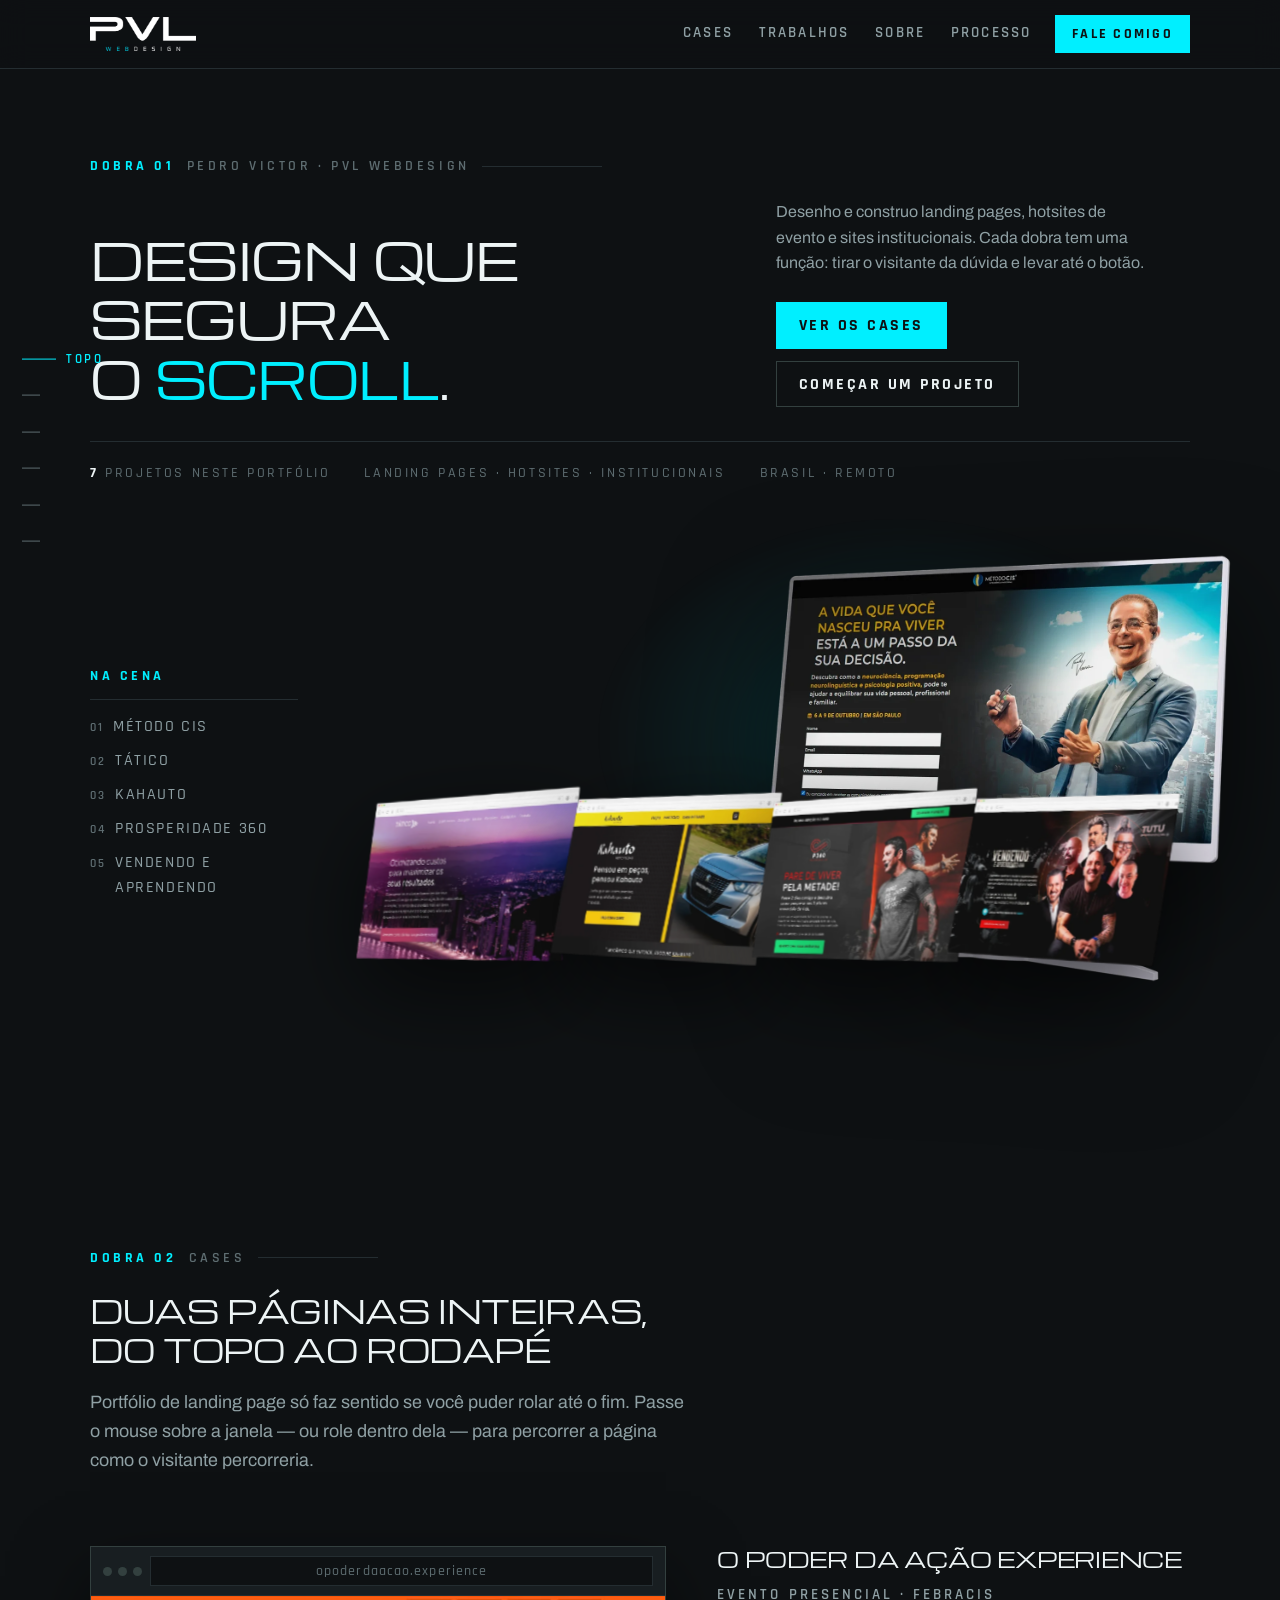
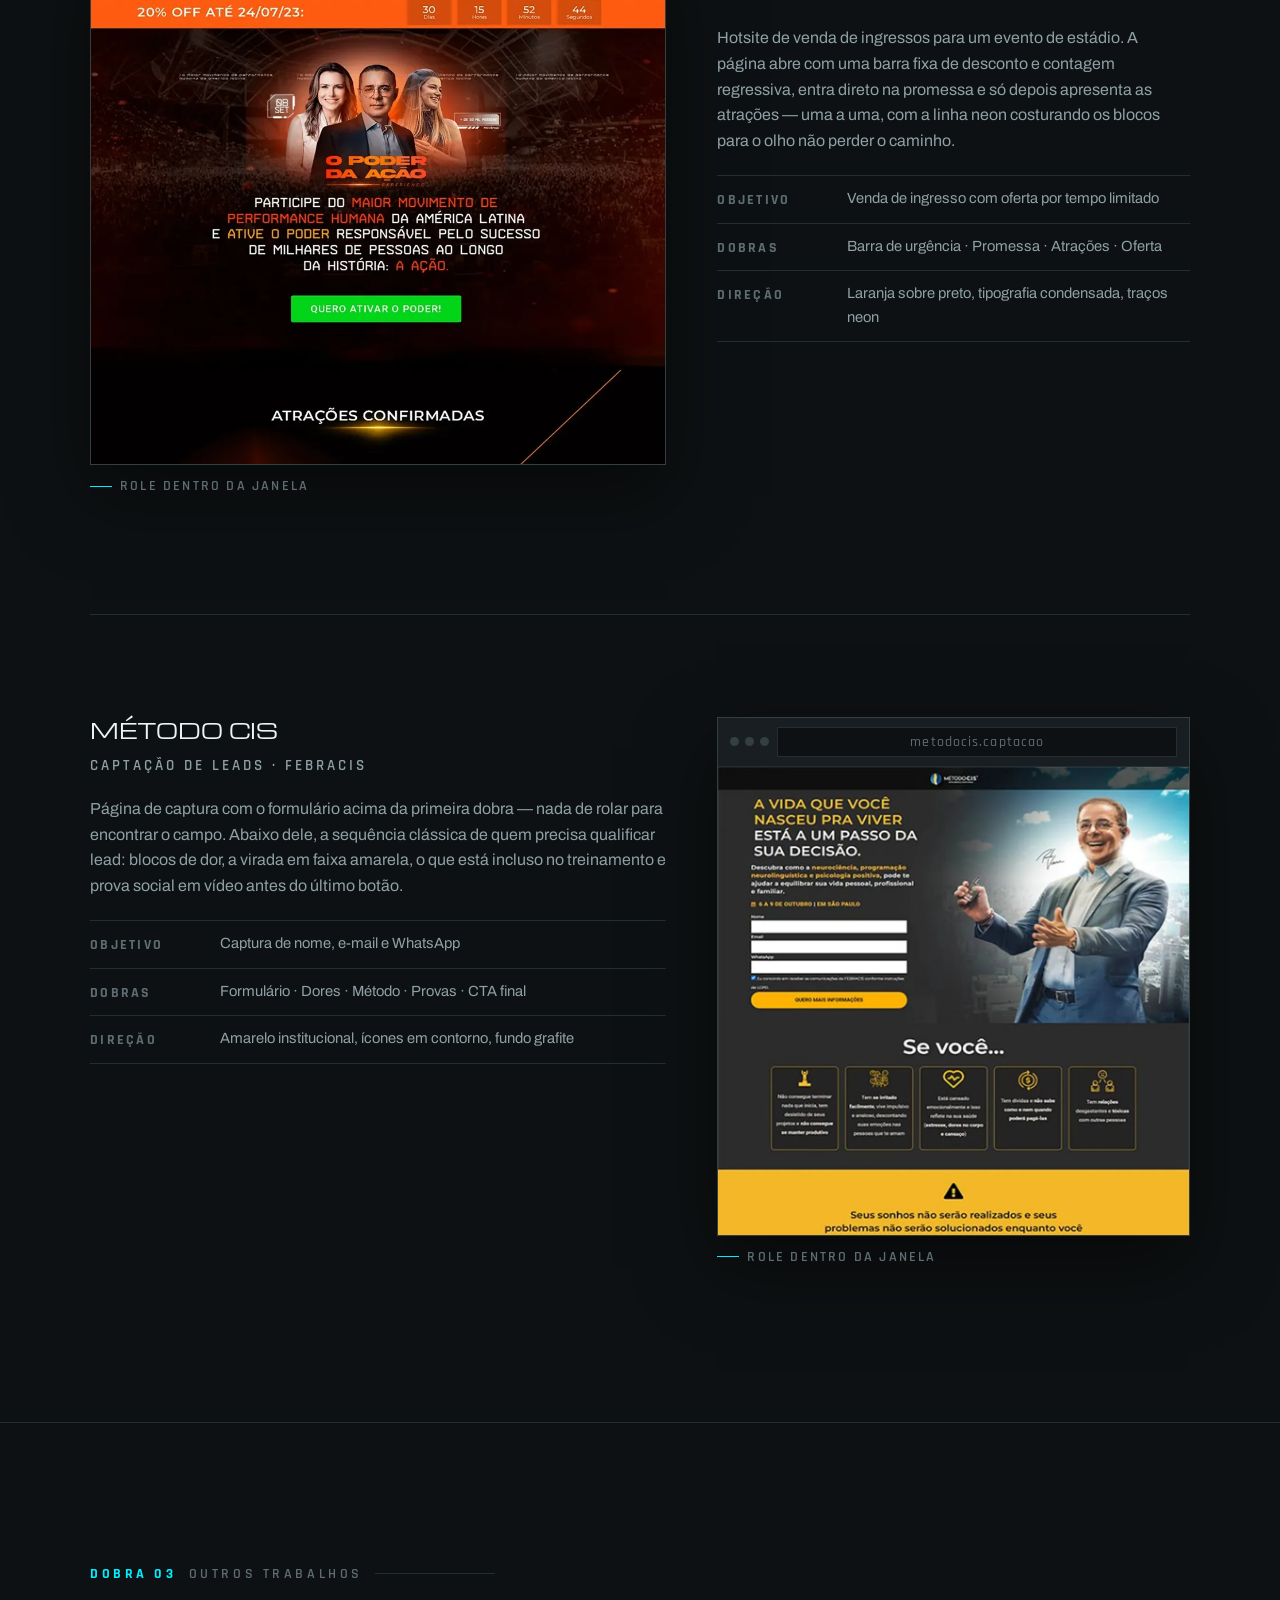
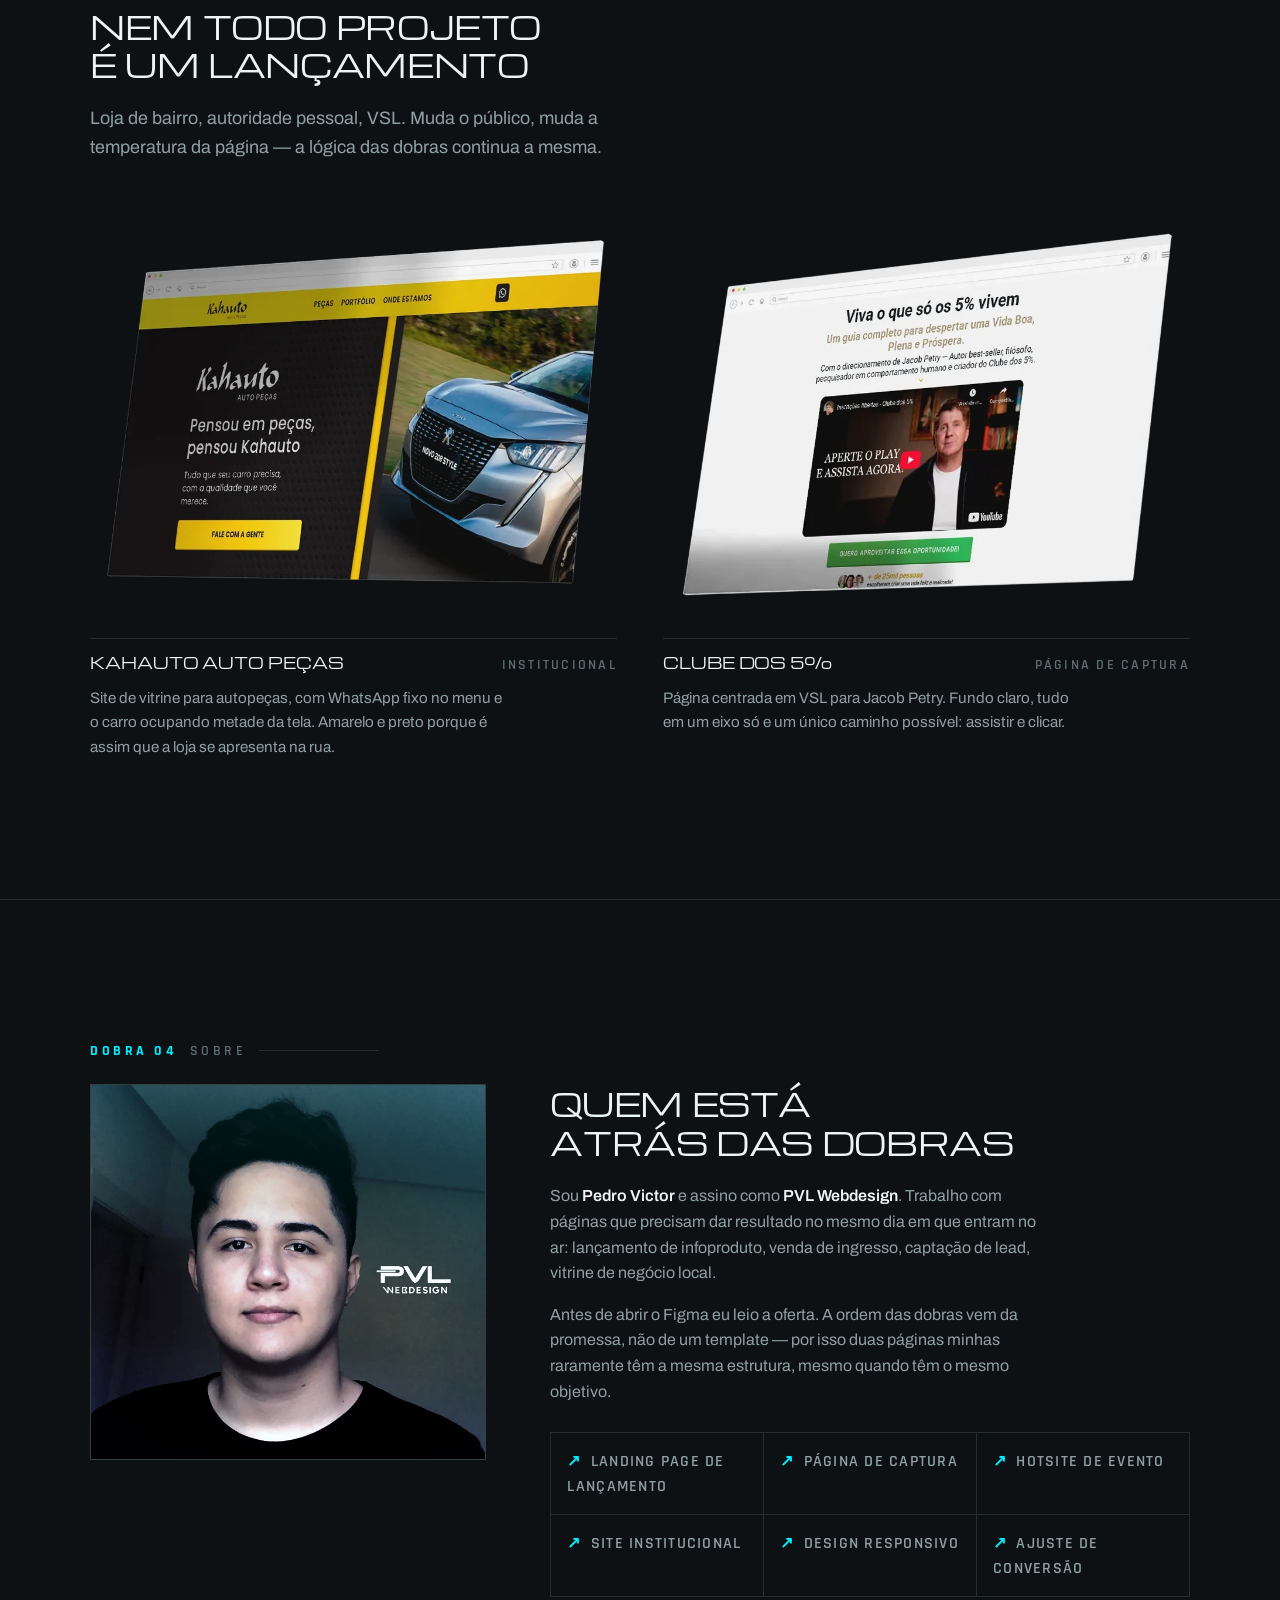
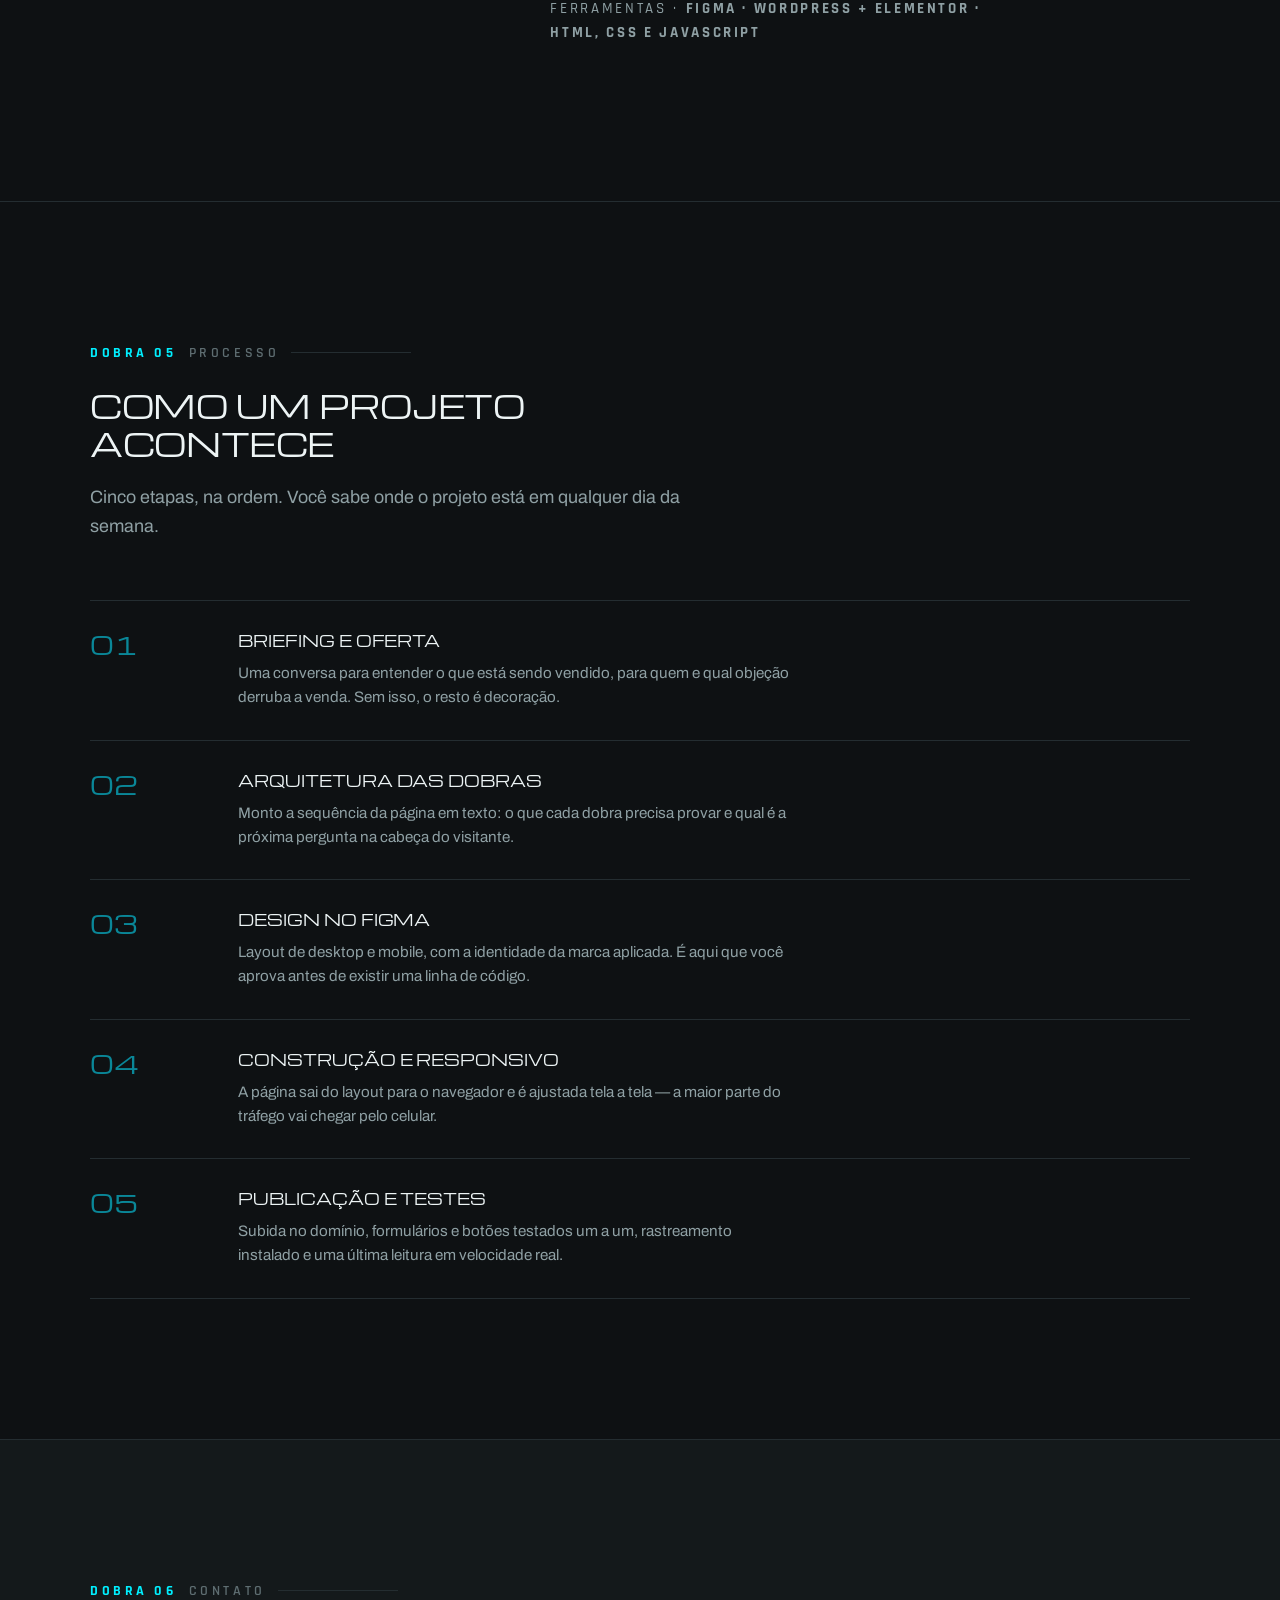
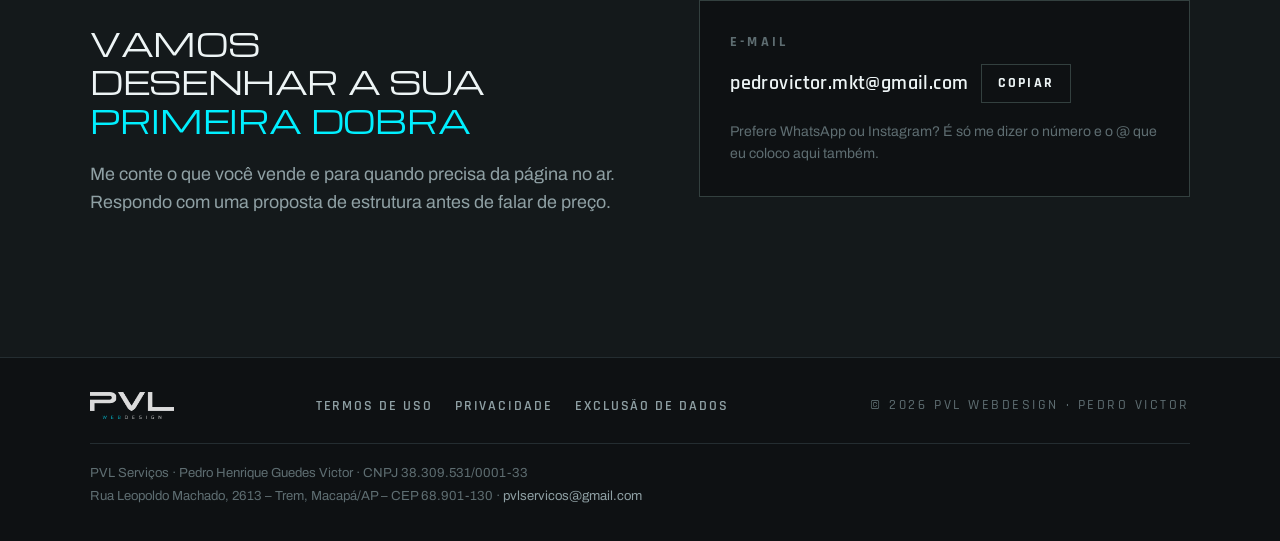
<file: index.html>
<!DOCTYPE html>
<html lang="pt-BR">
<head>
<meta charset="utf-8">
<meta name="viewport" content="width=device-width, initial-scale=1, viewport-fit=cover">
<meta name="description" content="PVL Webdesign — Pedro Victor. Landing pages, hotsites de evento e sites institucionais de alta conversao.">
<meta name="theme-color" content="#0E1113">
<meta property="og:type" content="website">
<meta property="og:title" content="PVL Webdesign">
<meta property="og:description" content="Landing pages, hotsites de evento e sites institucionais. Design que segura o scroll.">
<meta property="og:image" content="assets/logo.png">
<link rel="icon" href="assets/logo.png" type="image/png">
<style>
/* reset base */
*{box-sizing:border-box}
html{-webkit-text-size-adjust:100%}
body{margin:0}
img,svg,video{max-width:100%}
button,input,select,textarea{font:inherit;color:inherit}
[hidden]{display:none !important}
</style>
<title>PVL Webdesign</title>
<link rel="preconnect" href="https://fonts.googleapis.com">
<link rel="preconnect" href="https://fonts.gstatic.com" crossorigin>
<link rel="stylesheet" href="https://fonts.googleapis.com/css2?family=Michroma&family=Rajdhani:wght@400;500;600;700&family=Archivo:wght@400;500;600&display=swap">
<style>
:root{
  color-scheme: dark;
  --ground:#0E1113;
  --ground-2:#14191B;
  --surface:#181E21;
  --line:#242D31;
  --line-2:#33403F;
  --ink:#EDF4F5;
  --ink-2:#8FA0A4;
  --ink-3:#5E6D71;
  --cyan:#00EFFF;
  --cyan-deep:#0A8798;
  --display:'Michroma', 'Eurostile', 'Trebuchet MS', sans-serif;
  --ui:'Rajdhani', 'Trebuchet MS', 'Segoe UI', sans-serif;
  --body:'Archivo', 'Helvetica Neue', Arial, sans-serif;
  --maxw:1180px;
}

*,*::before,*::after{box-sizing:border-box}

body{
  background:var(--ground);
  color:var(--ink);
  font-family:var(--body);
  font-size:16px;
  line-height:1.6;
  -webkit-font-smoothing:antialiased;
  overflow-x:hidden;
}

img{display:block;max-width:100%;height:auto}
a{color:inherit}
:focus-visible{outline:2px solid var(--cyan);outline-offset:3px;border-radius:2px}

/* ---------- layout primitives ---------- */
.wrap{width:100%;max-width:var(--maxw);margin-inline:auto;padding-inline:clamp(16px,5vw,40px)}
section{position:relative}
.band{padding-block:clamp(72px,11vw,140px)}
.band + .band{border-top:1px solid var(--line)}

.eyebrow{
  font-family:var(--ui);
  font-size:.86rem;
  font-weight:600;
  letter-spacing:.26em;
  text-transform:uppercase;
  color:var(--ink-3);
  display:flex;
  align-items:center;
  gap:12px;
  margin:0 0 22px;
}
.eyebrow b{color:var(--cyan);font-weight:700}
.eyebrow::after{content:"";flex:1;height:1px;background:var(--line);max-width:120px}

h1,h2,h3{font-family:var(--display);text-wrap:balance;margin:0;font-weight:400}

h2{
  font-size:clamp(1.12rem,2.7vw,1.95rem);
  line-height:1.24;
  letter-spacing:-.012em;
  text-transform:uppercase;
}

.lede{
  color:var(--ink-2);
  max-width:60ch;
  font-size:clamp(1rem,1.6vw,1.12rem);
  margin:20px 0 0;
}

/* ---------- header ---------- */
.topbar{
  position:sticky;
  top:env(safe-area-inset-top, 0px);
  z-index:60;
  background:rgba(14,17,19,.82);
  backdrop-filter:blur(14px);
  -webkit-backdrop-filter:blur(14px);
  border-bottom:1px solid var(--line);
}
.topbar-in{display:flex;align-items:center;gap:24px;min-height:68px}
.brand{display:flex;align-items:center;text-decoration:none;flex:0 0 auto}
.brand img{width:106px}
.topnav{display:flex;gap:26px;margin-left:auto}
.topnav a{
  font-family:var(--ui);
  font-size:.96rem;
  font-weight:600;
  letter-spacing:.14em;
  text-transform:uppercase;
  color:var(--ink-2);
  text-decoration:none;
  padding-block:6px;
  border-bottom:1px solid transparent;
  transition:color .2s, border-color .2s;
}
.topnav a:hover{color:var(--ink);border-bottom-color:var(--cyan)}

/* ---------- buttons ---------- */
.btn{
  display:inline-flex;
  align-items:center;
  gap:10px;
  font-family:var(--ui);
  font-size:.98rem;
  font-weight:700;
  letter-spacing:.16em;
  text-transform:uppercase;
  text-decoration:none;
  padding:13px 22px;
  border:1px solid var(--cyan);
  color:var(--ground);
  background:var(--cyan);
  transition:background .2s, color .2s, box-shadow .25s;
  cursor:pointer;
  line-height:1.2;
}
.btn:hover{box-shadow:0 0 0 1px var(--cyan), 0 8px 30px rgba(0,239,255,.28)}
.btn-ghost{background:transparent;color:var(--ink);border-color:var(--line-2)}
.btn-ghost:hover{border-color:var(--cyan);color:var(--cyan);box-shadow:none}
.btn-sm{padding:10px 16px;font-size:.88rem}

/* ---------- fold rail ---------- */
.rail{
  position:fixed;
  left:22px;
  top:50%;
  translate:0 -50%;
  z-index:50;
  display:none;
  flex-direction:column;
  gap:2px;
}
.rail a{
  display:flex;
  align-items:center;
  gap:10px;
  text-decoration:none;
  font-family:var(--ui);
  font-size:.8rem;
  font-weight:600;
  letter-spacing:.2em;
  text-transform:uppercase;
  color:var(--ink-3);
  padding:7px 0;
  transition:color .25s;
}
.rail a::before{content:"";width:18px;height:1px;background:currentColor;transition:width .25s}
.rail a span{opacity:0;translate:-6px 0;transition:opacity .25s, translate .25s}
.rail a:hover{color:var(--ink-2)}
.rail a:hover span{opacity:1;translate:0}
.rail a.on{color:var(--cyan)}
.rail a.on::before{width:34px}
.rail a.on span{opacity:1;translate:0}

/* ---------- hero ---------- */
.hero{padding-top:clamp(48px,7vw,86px);padding-bottom:clamp(28px,4vw,48px)}
.hero h1{
  font-size:clamp(1.5rem,4.3vw,3.15rem);
  line-height:1.18;
  letter-spacing:-.015em;
  text-transform:uppercase;
  max-width:13ch;
}
.hero h1 em{font-style:normal;color:var(--cyan)}
.hero-grid{display:grid;grid-template-columns:minmax(0,1.2fr) minmax(0,.8fr);gap:clamp(24px,5vw,64px);align-items:end}
.hero-side p{margin:0;color:var(--ink-2);max-width:42ch}
.hero-cta{display:flex;flex-wrap:wrap;gap:12px;margin-top:26px}

.facts{
  display:flex;
  flex-wrap:wrap;
  gap:6px 34px;
  margin-top:34px;
  padding-top:20px;
  border-top:1px solid var(--line);
  font-family:var(--ui);
  font-size:.9rem;
  font-weight:500;
  letter-spacing:.18em;
  text-transform:uppercase;
  color:var(--ink-3);
}
.facts span b{color:var(--ink);font-weight:700;font-variant-numeric:tabular-nums}

/* ---------- 3d stage ---------- */
.stage-outer{padding-bottom:clamp(40px,7vw,90px);overflow-x:clip}
.stage-row{
  display:grid;
  grid-template-columns:208px minmax(0,1fr);
  gap:clamp(20px,3vw,40px);
  align-items:center;
}

.index-title{
  font-family:var(--ui);
  font-size:.86rem;
  font-weight:700;
  letter-spacing:.26em;
  text-transform:uppercase;
  color:var(--cyan);
  margin:0 0 14px;
  padding-bottom:12px;
  border-bottom:1px solid var(--line);
}
.index{list-style:none;margin:0;padding:0;display:flex;flex-direction:column;gap:9px}
.index li{
  font-family:var(--ui);
  font-size:.98rem;
  font-weight:500;
  letter-spacing:.1em;
  text-transform:uppercase;
  color:var(--ink-2);
  display:flex;
  gap:10px;
  align-items:baseline;
}
.index li i{
  font-style:normal;
  font-size:.74rem;
  font-weight:600;
  color:var(--ink-3);
  font-variant-numeric:tabular-nums;
  flex:0 0 auto;
}

.stage{
  position:relative;
  width:100%;
  aspect-ratio:16/8.8;
  perspective:1500px;
  perspective-origin:62% 46%;
  --zk:1;
}
.stage::before{
  content:"";
  position:absolute;
  left:66%;top:40%;
  translate:-50% -50%;
  width:72%;
  aspect-ratio:1.4;
  background:radial-gradient(ellipse at center, rgba(0,239,255,.20), rgba(0,239,255,.05) 45%, transparent 70%);
  filter:blur(8px);
  pointer-events:none;
}
.scene{
  position:absolute;
  inset:0;
  transform-style:preserve-3d;
  transform:rotateX(var(--rx,0deg)) rotateY(var(--ry,0deg));
  transition:transform .6s cubic-bezier(.2,.75,.3,1);
}
.mon{
  position:absolute;
  right:-5%;
  top:1%;
  width:55%;
  transform:translate3d(0,0,0);
}
.mon img{filter:drop-shadow(0 40px 60px rgba(0,0,0,.6))}

.float{
  position:absolute;
  margin:0;
  bottom:15%;
  width:26%;
  transform-style:preserve-3d;
  transform:translate3d(0,0,calc(var(--z,210px) * var(--zk)));
}
.float .card{
  position:relative;
  rotate:var(--rot);
  transition:scale .45s cubic-bezier(.2,.75,.3,1);
  animation:drift var(--dur) ease-in-out var(--del) infinite alternate;
}
.float img{filter:drop-shadow(0 26px 40px rgba(0,0,0,.65))}
.float:hover .card,.float:focus-within .card{scale:1.07}
@keyframes drift{
  from{translate:0 calc(var(--amp) * -1)}
  to{translate:0 var(--amp)}
}

.f1{left:8.7%;--rot:-1.6deg;--amp:7px;--dur:7s;--del:0s}
.f2{left:28.7%;--rot:1.2deg;--amp:9px;--dur:8.4s;--del:-2.2s}
.f3{left:48.7%;--rot:-1deg;--amp:8px;--dur:6.6s;--del:-1.1s}
.f4{left:68.7%;--rot:1.6deg;--amp:10px;--dur:7.8s;--del:-3.4s}

.chip{
  display:none;
  pointer-events:none;
  position:absolute;
  left:6%;
  bottom:8%;
  max-width:88%;
  font-family:var(--ui);
  font-size:.8rem;
  font-weight:700;
  letter-spacing:.14em;
  text-transform:uppercase;
  color:var(--ground);
  background:var(--cyan);
  padding:4px 9px;
  opacity:0;
  translate:0 6px;
  transition:opacity .25s, translate .25s;
  white-space:nowrap;
  overflow:hidden;
  text-overflow:ellipsis;
}
@media (hover:hover) and (pointer:fine){
  .chip{display:block}
}
.float:hover .chip,.float:focus-within .chip{opacity:1;translate:0}

/* ---------- cases ---------- */
.case{
  display:grid;
  grid-template-columns:minmax(0,1fr) minmax(0,.82fr);
  gap:clamp(24px,4vw,56px);
  align-items:start;
}
.case + .case{margin-top:clamp(56px,8vw,110px);padding-top:clamp(56px,8vw,110px);border-top:1px solid var(--line)}
.case:nth-child(even) .case-media{order:2}

.window{border:1px solid var(--line-2);background:var(--ground-2);box-shadow:0 30px 70px rgba(0,0,0,.5)}
.chrome{display:flex;align-items:center;gap:8px;padding:9px 12px;border-bottom:1px solid var(--line);background:var(--surface)}
.dots{display:flex;gap:6px;flex:0 0 auto}
.dots i{width:9px;height:9px;border-radius:50%;background:var(--line-2);display:block}
.url{
  flex:1;
  text-align:center;
  font-family:var(--ui);
  font-size:.86rem;
  font-weight:500;
  letter-spacing:.08em;
  color:var(--ink-3);
  background:var(--ground);
  border:1px solid var(--line);
  padding:3px 10px;
  overflow:hidden;
  text-overflow:ellipsis;
  white-space:nowrap;
}
.viewport{
  height:clamp(340px,52vh,480px);
  overflow-y:auto;
  scrollbar-width:thin;
  scrollbar-color:var(--line-2) var(--ground-2);
}
.viewport img{width:100%}
.scrollhint{
  display:flex;
  align-items:center;
  gap:8px;
  margin-top:10px;
  font-family:var(--ui);
  font-size:.86rem;
  font-weight:600;
  letter-spacing:.16em;
  text-transform:uppercase;
  color:var(--ink-3);
}
.scrollhint::before{content:"";width:22px;height:1px;background:var(--cyan)}

.case-body h3{
  font-size:clamp(.98rem,1.9vw,1.3rem);
  text-transform:uppercase;
  letter-spacing:-.01em;
  line-height:1.3;
  margin-bottom:10px;
}
.case-client{
  font-family:var(--ui);
  font-size:.94rem;
  font-weight:600;
  letter-spacing:.2em;
  text-transform:uppercase;
  color:var(--cyan);
  margin:0 0 16px;
}
.case-body p{color:var(--ink-2);margin:0 0 18px}
.specs{list-style:none;margin:22px 0 0;padding:0;border-top:1px solid var(--line)}
.specs li{display:flex;gap:18px;padding:11px 0;border-bottom:1px solid var(--line);font-size:.92rem}
.specs b{
  flex:0 0 112px;
  font-family:var(--ui);
  font-size:.88rem;
  font-weight:700;
  letter-spacing:.16em;
  text-transform:uppercase;
  color:var(--ink-3);
  padding-top:2px;
}
.specs span{color:var(--ink-2);flex:1}

/* ---------- more work ---------- */
.works{display:grid;grid-template-columns:repeat(auto-fit,minmax(300px,1fr));gap:clamp(24px,4vw,46px)}
.work figure{margin:0}
.work img{transition:scale .5s cubic-bezier(.2,.75,.3,1);transform-origin:50% 60%}
.work:hover img{scale:1.03}
.work-head{display:flex;align-items:baseline;justify-content:space-between;gap:16px;margin-top:18px;padding-top:14px;border-top:1px solid var(--line)}
.work-head h3{font-size:.92rem;text-transform:uppercase;letter-spacing:-.005em;line-height:1.35}
.work-head em{
  font-style:normal;
  font-family:var(--ui);
  font-size:.88rem;
  font-weight:600;
  letter-spacing:.16em;
  text-transform:uppercase;
  color:var(--ink-3);
  white-space:nowrap;
}
.work p{color:var(--ink-2);font-size:.95rem;margin:10px 0 0;max-width:46ch}

/* ---------- about ---------- */
.about{display:grid;grid-template-columns:minmax(0,.62fr) minmax(0,1fr);gap:clamp(28px,5vw,64px);align-items:start}
.portrait{position:relative;border:1px solid var(--line-2)}
.portrait img{width:100%;filter:grayscale(.2) contrast(1.05) brightness(1.14)}
.portrait::after{content:"";position:absolute;inset:0;background:linear-gradient(190deg, rgba(0,239,255,.14), transparent 55%);pointer-events:none}
.about-body p{color:var(--ink-2);margin:0 0 16px;max-width:56ch}
.about-body p strong{color:var(--ink);font-weight:600}
.services{list-style:none;margin:28px 0 0;padding:0;display:grid;grid-template-columns:repeat(auto-fit,minmax(190px,1fr));gap:1px;background:var(--line);border:1px solid var(--line)}
.services li{
  background:var(--ground);
  padding:15px 16px;
  font-family:var(--ui);
  font-size:.98rem;
  font-weight:600;
  letter-spacing:.08em;
  text-transform:uppercase;
  color:var(--ink-2);
}
.services li::before{content:"↗";color:var(--cyan);margin-right:9px;font-family:var(--body)}
.stackline{
  margin-top:26px;
  font-family:var(--ui);
  font-size:.92rem;
  font-weight:500;
  letter-spacing:.18em;
  text-transform:uppercase;
  color:var(--ink-3);
}
.stackline b{color:var(--ink-2);font-weight:700}

/* ---------- process ---------- */
.steps{list-style:none;margin:0;padding:0;counter-reset:s;display:grid;gap:1px;background:var(--line);border-block:1px solid var(--line)}
.steps li{
  background:var(--ground);
  display:grid;
  grid-template-columns:110px minmax(0,1fr);
  gap:clamp(16px,3vw,44px);
  padding:clamp(20px,3vw,30px) 0;
  align-items:start;
}
.steps li::before{
  counter-increment:s;
  content:counter(s,decimal-leading-zero);
  font-family:var(--display);
  font-size:clamp(1.05rem,2.2vw,1.55rem);
  color:var(--cyan-deep);
  line-height:1.1;
  font-variant-numeric:tabular-nums;
}
.steps h3{font-size:.92rem;text-transform:uppercase;letter-spacing:-.005em;margin-bottom:10px;line-height:1.35}
.steps p{margin:0;color:var(--ink-2);max-width:62ch;font-size:.95rem}

/* ---------- contact ---------- */
.contact{background:var(--ground-2)}
.contact-in{display:grid;grid-template-columns:minmax(0,1fr) minmax(0,.9fr);gap:clamp(28px,5vw,64px);align-items:center}
.contact h2 em{font-style:normal;color:var(--cyan)}
.mailbox{border:1px solid var(--line-2);background:var(--ground);padding:clamp(20px,3vw,30px)}
.mailbox label{
  display:block;
  font-family:var(--ui);
  font-size:.88rem;
  font-weight:700;
  letter-spacing:.22em;
  text-transform:uppercase;
  color:var(--ink-3);
  margin-bottom:10px;
}
.mailrow{display:flex;flex-wrap:wrap;align-items:center;gap:12px}
.mailrow code{
  font-family:var(--ui);
  font-size:clamp(1.02rem,2.2vw,1.28rem);
  font-weight:600;
  color:var(--ink);
  letter-spacing:.02em;
  user-select:all;
  word-break:break-all;
}
.copied{font-family:var(--ui);font-size:.88rem;font-weight:700;letter-spacing:.16em;text-transform:uppercase;color:var(--cyan)}
.mailnote{margin:18px 0 0;font-size:.88rem;color:var(--ink-3)}

/* ---------- footer ---------- */
footer{border-top:1px solid var(--line);padding-block:34px}
.foot{display:flex;flex-wrap:wrap;gap:18px;align-items:center;justify-content:space-between}
.foot img{width:84px;opacity:.85}
.foot small{font-family:var(--ui);font-size:.88rem;font-weight:500;letter-spacing:.18em;text-transform:uppercase;color:var(--ink-3)}
.foot-legal{display:flex;flex-wrap:wrap;gap:8px 22px}
.foot-legal a{font-family:var(--ui);font-size:.86rem;font-weight:600;letter-spacing:.14em;text-transform:uppercase;color:var(--ink-2);text-decoration:none;transition:color .2s}
.foot-legal a:hover{color:var(--cyan)}
.foot-company{flex-basis:100%;margin:6px 0 0;padding-top:18px;border-top:1px solid var(--line);font-size:.82rem;line-height:1.7;color:var(--ink-3)}
.foot-company a{color:var(--ink-2);text-decoration:none}
.foot-company a:hover{color:var(--cyan)}

/* ---------- responsive ---------- */
@media (max-width:980px){
  .hero-grid{grid-template-columns:1fr;align-items:start}
  .stage-row{grid-template-columns:1fr;gap:24px}
  .index{flex-direction:row;flex-wrap:wrap;gap:8px 18px}
  .case{grid-template-columns:1fr}
  .case:nth-child(even) .case-media{order:0}
  .about{grid-template-columns:1fr}
  .portrait{max-width:320px}
  .contact-in{grid-template-columns:1fr}
}
@media (max-width:820px){
  .topnav{display:none}
  .stage{--zk:.42;perspective:900px;aspect-ratio:16/9.6;perspective-origin:60% 46%}
  .mon{width:64%;right:-7%}
  .float{width:28%;bottom:13%}
  .f1{left:5.9%}
  .f2{left:27.6%}
  .f3{left:49.3%}
  .f4{left:68%}
  .steps li{grid-template-columns:62px minmax(0,1fr)}
}
@media (max-width:560px){
  .specs li{flex-direction:column;gap:2px}
  .specs b{flex:none}
}
@media (min-width:1220px){
  .rail{display:flex}
}
@media (prefers-reduced-motion:reduce){
  *{animation-duration:.001ms !important;animation-iteration-count:1 !important;transition-duration:.001ms !important;scroll-behavior:auto !important}
  .float .card{animation:none}
}
</style>
</head>
<body>
<nav class="rail" id="rail" aria-label="Dobras da página">
  <a href="#topo" data-rail="topo"><span>Topo</span></a>
  <a href="#cases" data-rail="cases"><span>Cases</span></a>
  <a href="#trabalhos" data-rail="trabalhos"><span>Trabalhos</span></a>
  <a href="#sobre" data-rail="sobre"><span>Sobre</span></a>
  <a href="#processo" data-rail="processo"><span>Processo</span></a>
  <a href="#contato" data-rail="contato"><span>Contato</span></a>
</nav>

<header class="topbar">
  <div class="wrap topbar-in">
    <a class="brand" href="#topo" aria-label="PVL Webdesign — início">
      <img src="assets/logo.png" alt="PVL Webdesign">
    </a>
    <nav class="topnav" aria-label="Navegação principal">
      <a href="#cases">Cases</a>
      <a href="#trabalhos">Trabalhos</a>
      <a href="#sobre">Sobre</a>
      <a href="#processo">Processo</a>
    </nav>
    <a class="btn btn-sm" href="#contato">Fale comigo</a>
  </div>
</header>

<main>
  <!-- ===================== DOBRA 01 ===================== -->
  <section id="topo" class="hero">
    <div class="wrap">
      <p class="eyebrow"><b>Dobra 01</b> Pedro Victor · PVL Webdesign</p>
      <div class="hero-grid">
        <h1>Design que segura o <em>scroll</em>.</h1>
        <div class="hero-side">
          <p>Desenho e construo landing pages, hotsites de evento e sites institucionais. Cada dobra tem uma função: tirar o visitante da dúvida e levar até o botão.</p>
          <div class="hero-cta">
            <a class="btn" href="#cases">Ver os cases</a>
            <a class="btn btn-ghost" href="#contato">Começar um projeto</a>
          </div>
        </div>
      </div>
      <p class="facts">
        <span><b>7</b> projetos neste portfólio</span>
        <span>Landing pages · Hotsites · Institucionais</span>
        <span>Brasil · Remoto</span>
      </p>
    </div>
  </section>

  <div class="stage-outer">
    <div class="wrap stage-row">
      <div>
        <p class="index-title">Na cena</p>
        <ul class="index">
          <li><i>01</i>Método CIS</li>
          <li><i>02</i>Tático</li>
          <li><i>03</i>Kahauto</li>
          <li><i>04</i>Prosperidade 360</li>
          <li><i>05</i>Vendendo e Aprendendo</li>
        </ul>
      </div>

      <div class="stage" id="stage">
        <div class="scene" id="scene">
          <div class="mon">
            <img src="assets/monitor.webp" alt="Monitor exibindo a landing page do Método CIS, com formulário de inscrição sobre fundo escuro e amarelo." width="1100" height="1011">
          </div>

          <figure class="float f1" tabindex="0">
            <div class="card">
              <img src="assets/tela-tatico.webp" alt="Página do Tático: hero em tons de roxo com foto aérea de cidade ao anoitecer." width="900" height="673" loading="lazy">
              <figcaption class="chip">Tático</figcaption>
            </div>
          </figure>

          <figure class="float f2" tabindex="0">
            <div class="card">
              <img src="assets/tela-kahauto.webp" alt="Site da Kahauto Auto Peças: menu amarelo e hero preto com um carro prata." width="900" height="673" loading="lazy">
              <figcaption class="chip">Kahauto</figcaption>
            </div>
          </figure>

          <figure class="float f3" tabindex="0">
            <div class="card">
              <img src="assets/tela-p360.webp" alt="Landing page do Prosperidade 360 com o título Pare de viver pela metade e botão verde." width="900" height="673" loading="lazy">
              <figcaption class="chip">Prosperidade 360</figcaption>
            </div>
          </figure>

          <figure class="float f4" tabindex="0">
            <div class="card">
              <img src="assets/tela-vendendo.webp" alt="Página do evento Vendendo e Aprendendo com os palestrantes sobre fundo escuro." width="900" height="673" loading="lazy">
              <figcaption class="chip">Vendendo e Aprendendo</figcaption>
            </div>
          </figure>
        </div>
      </div>
    </div>
  </div>

  <!-- ===================== DOBRA 02 ===================== -->
  <section id="cases" class="band">
    <div class="wrap">
      <p class="eyebrow"><b>Dobra 02</b> Cases</p>
      <h2>Duas páginas inteiras,<br>do topo ao rodapé</h2>
      <p class="lede">Portfólio de landing page só faz sentido se você puder rolar até o fim. Passe o mouse sobre a janela — ou role dentro dela — para percorrer a página como o visitante percorreria.</p>

      <div style="margin-top:clamp(40px,6vw,72px)">
        <article class="case">
          <div class="case-media">
            <div class="window">
              <div class="chrome">
                <span class="dots" aria-hidden="true"><i></i><i></i><i></i></span>
                <span class="url">opoderdaacao.experience</span>
              </div>
              <div class="viewport" tabindex="0" aria-label="Rolagem da página O Poder da Ação Experience">
                <img src="assets/case-poder-acao.webp" alt="Página completa do evento O Poder da Ação Experience: barra laranja de contagem regressiva, hero com os palestrantes no estádio e a seção de atrações confirmadas." width="1000" height="1966" loading="lazy">
              </div>
            </div>
            <p class="scrollhint">Role dentro da janela</p>
          </div>
          <div class="case-body">
            <h3>O Poder da Ação Experience</h3>
            <p class="case-client">Evento presencial · Febracis</p>
            <p>Hotsite de venda de ingressos para um evento de estádio. A página abre com uma barra fixa de desconto e contagem regressiva, entra direto na promessa e só depois apresenta as atrações — uma a uma, com a linha neon costurando os blocos para o olho não perder o caminho.</p>
            <ul class="specs">
              <li><b>Objetivo</b><span>Venda de ingresso com oferta por tempo limitado</span></li>
              <li><b>Dobras</b><span>Barra de urgência · Promessa · Atrações · Oferta</span></li>
              <li><b>Direção</b><span>Laranja sobre preto, tipografia condensada, traços neon</span></li>
            </ul>
          </div>
        </article>

        <article class="case">
          <div class="case-media">
            <div class="window">
              <div class="chrome">
                <span class="dots" aria-hidden="true"><i></i><i></i><i></i></span>
                <span class="url">metodocis.captacao</span>
              </div>
              <div class="viewport" tabindex="0" aria-label="Rolagem da página do Método CIS">
                <img src="assets/case-metodo-cis.webp" alt="Página completa do Método CIS: formulário de inscrição no topo, blocos de dores do público, faixa amarela de alerta e depoimentos em vídeo." width="1000" height="1966" loading="lazy">
              </div>
            </div>
            <p class="scrollhint">Role dentro da janela</p>
          </div>
          <div class="case-body">
            <h3>Método CIS</h3>
            <p class="case-client">Captação de leads · Febracis</p>
            <p>Página de captura com o formulário acima da primeira dobra — nada de rolar para encontrar o campo. Abaixo dele, a sequência clássica de quem precisa qualificar lead: blocos de dor, a virada em faixa amarela, o que está incluso no treinamento e prova social em vídeo antes do último botão.</p>
            <ul class="specs">
              <li><b>Objetivo</b><span>Captura de nome, e-mail e WhatsApp</span></li>
              <li><b>Dobras</b><span>Formulário · Dores · Método · Provas · CTA final</span></li>
              <li><b>Direção</b><span>Amarelo institucional, ícones em contorno, fundo grafite</span></li>
            </ul>
          </div>
        </article>
      </div>
    </div>
  </section>

  <!-- ===================== DOBRA 03 ===================== -->
  <section id="trabalhos" class="band">
    <div class="wrap">
      <p class="eyebrow"><b>Dobra 03</b> Outros trabalhos</p>
      <h2>Nem todo projeto<br>é um lançamento</h2>
      <p class="lede">Loja de bairro, autoridade pessoal, VSL. Muda o público, muda a temperatura da página — a lógica das dobras continua a mesma.</p>

      <div class="works" style="margin-top:clamp(36px,5vw,64px)">
        <article class="work">
          <figure>
            <img src="assets/tela-kahauto-2.webp" alt="Site da Kahauto Auto Peças em perspectiva: menu amarelo, logotipo e chamada Pensou em peças, pensou Kahauto." width="900" height="673" loading="lazy">
          </figure>
          <div class="work-head">
            <h3>Kahauto Auto Peças</h3>
            <em>Institucional</em>
          </div>
          <p>Site de vitrine para autopeças, com WhatsApp fixo no menu e o carro ocupando metade da tela. Amarelo e preto porque é assim que a loja se apresenta na rua.</p>
        </article>

        <article class="work">
          <figure>
            <img src="assets/tela-clube5.webp" alt="Página do Clube dos 5% em perspectiva: título Viva o que só os 5% vivem, vídeo de apresentação e botão verde." width="900" height="673" loading="lazy">
          </figure>
          <div class="work-head">
            <h3>Clube dos 5%</h3>
            <em>Página de captura</em>
          </div>
          <p>Página centrada em VSL para Jacob Petry. Fundo claro, tudo em um eixo só e um único caminho possível: assistir e clicar.</p>
        </article>
      </div>
    </div>
  </section>

  <!-- ===================== DOBRA 04 ===================== -->
  <section id="sobre" class="band">
    <div class="wrap">
      <p class="eyebrow"><b>Dobra 04</b> Sobre</p>
      <div class="about">
        <div class="portrait">
          <img src="assets/pedro.webp" alt="Retrato de Pedro Victor, de camiseta preta, sobre fundo escuro." width="696" height="660" loading="lazy">
        </div>
        <div class="about-body">
          <h2>Quem está<br>atrás das dobras</h2>
          <p style="margin-top:22px">Sou <strong>Pedro Victor</strong> e assino como <strong>PVL Webdesign</strong>. Trabalho com páginas que precisam dar resultado no mesmo dia em que entram no ar: lançamento de infoproduto, venda de ingresso, captação de lead, vitrine de negócio local.</p>
          <p>Antes de abrir o Figma eu leio a oferta. A ordem das dobras vem da promessa, não de um template — por isso duas páginas minhas raramente têm a mesma estrutura, mesmo quando têm o mesmo objetivo.</p>
          <ul class="services">
            <li>Landing page de lançamento</li>
            <li>Página de captura</li>
            <li>Hotsite de evento</li>
            <li>Site institucional</li>
            <li>Design responsivo</li>
            <li>Ajuste de conversão</li>
          </ul>
          <p class="stackline">Ferramentas · <b>Figma · WordPress + Elementor · HTML, CSS e JavaScript</b></p>
        </div>
      </div>
    </div>
  </section>

  <!-- ===================== DOBRA 05 ===================== -->
  <section id="processo" class="band">
    <div class="wrap">
      <p class="eyebrow"><b>Dobra 05</b> Processo</p>
      <h2>Como um projeto<br>acontece</h2>
      <p class="lede">Cinco etapas, na ordem. Você sabe onde o projeto está em qualquer dia da semana.</p>
      <ol class="steps" style="margin-top:clamp(36px,5vw,60px)">
        <li>
          <div>
            <h3>Briefing e oferta</h3>
            <p>Uma conversa para entender o que está sendo vendido, para quem e qual objeção derruba a venda. Sem isso, o resto é decoração.</p>
          </div>
        </li>
        <li>
          <div>
            <h3>Arquitetura das dobras</h3>
            <p>Monto a sequência da página em texto: o que cada dobra precisa provar e qual é a próxima pergunta na cabeça do visitante.</p>
          </div>
        </li>
        <li>
          <div>
            <h3>Design no Figma</h3>
            <p>Layout de desktop e mobile, com a identidade da marca aplicada. É aqui que você aprova antes de existir uma linha de código.</p>
          </div>
        </li>
        <li>
          <div>
            <h3>Construção e responsivo</h3>
            <p>A página sai do layout para o navegador e é ajustada tela a tela — a maior parte do tráfego vai chegar pelo celular.</p>
          </div>
        </li>
        <li>
          <div>
            <h3>Publicação e testes</h3>
            <p>Subida no domínio, formulários e botões testados um a um, rastreamento instalado e uma última leitura em velocidade real.</p>
          </div>
        </li>
      </ol>
    </div>
  </section>

  <!-- ===================== DOBRA 06 ===================== -->
  <section id="contato" class="band contact">
    <div class="wrap contact-in">
      <div>
        <p class="eyebrow"><b>Dobra 06</b> Contato</p>
        <h2>Vamos desenhar a sua<br><em>primeira dobra</em></h2>
        <p class="lede">Me conte o que você vende e para quando precisa da página no ar. Respondo com uma proposta de estrutura antes de falar de preço.</p>
      </div>
      <div class="mailbox">
        <label for="mail-value">E-mail</label>
        <div class="mailrow">
          <code id="mail-value">pedrovictor.mkt@gmail.com</code>
          <button class="btn btn-ghost btn-sm" type="button" id="copy-mail">Copiar</button>
          <span class="copied" id="copied" hidden>Copiado</span>
        </div>
        <p class="mailnote">Prefere WhatsApp ou Instagram? É só me dizer o número e o @ que eu coloco aqui também.</p>
      </div>
    </div>
  </section>
</main>

<footer>
  <div class="wrap foot">
    <img src="assets/logo.png" alt="PVL Webdesign">
    <nav class="foot-legal" aria-label="Páginas legais">
      <a href="paginas-legais/termos-de-uso.html">Termos de Uso</a>
      <a href="paginas-legais/politica-de-privacidade.html">Privacidade</a>
      <a href="paginas-legais/exclusao-de-dados.html">Exclusão de Dados</a>
    </nav>
    <small>© 2026 PVL Webdesign · Pedro Victor</small>
    <p class="foot-company">PVL Serviços · Pedro Henrique Guedes Victor · CNPJ 38.309.531/0001-33<br>Rua Leopoldo Machado, 2613 – Trem, Macapá/AP – CEP 68.901-130 · <a href="mailto:pvlservicos@gmail.com">pvlservicos@gmail.com</a></p>
  </div>
</footer>

<script>
(function(){
  var reduce = window.matchMedia('(prefers-reduced-motion: reduce)').matches;

  /* ---- 3D parallax on the hero stage ---- */
  var stage = document.getElementById('stage');
  var scene = document.getElementById('scene');
  if (stage && scene && !reduce && window.matchMedia('(hover: hover) and (pointer: fine)').matches){
    var raf = null, tx = 0, ty = 0;
    function apply(){
      raf = null;
      scene.style.setProperty('--ry', tx.toFixed(2) + 'deg');
      scene.style.setProperty('--rx', ty.toFixed(2) + 'deg');
    }
    stage.addEventListener('pointermove', function(e){
      var r = stage.getBoundingClientRect();
      var px = (e.clientX - r.left) / r.width - .5;
      var py = (e.clientY - r.top) / r.height - .5;
      tx = Math.max(-1, Math.min(1, px)) * 7;
      ty = Math.max(-1, Math.min(1, py)) * -4.5;
      if (!raf) raf = requestAnimationFrame(apply);
    });
    stage.addEventListener('pointerleave', function(){
      tx = 0; ty = 0;
      if (!raf) raf = requestAnimationFrame(apply);
    });
  }

  /* ---- gentle auto-scroll through the tall case screenshots ---- */
  if (!reduce){
    document.querySelectorAll('.viewport').forEach(function(vp){
      var id = null;
      function step(){
        var max = vp.scrollHeight - vp.clientHeight;
        if (max <= 0){ id = null; return; }
        vp.scrollTop += 1.6;
        if (vp.scrollTop >= max - 1){ id = null; return; }
        id = requestAnimationFrame(step);
      }
      function stop(){ if (id){ cancelAnimationFrame(id); id = null; } }
      vp.addEventListener('mouseenter', function(){ stop(); id = requestAnimationFrame(step); });
      vp.addEventListener('mouseleave', function(){ stop(); vp.scrollTo({top:0, behavior:'smooth'}); });
      vp.addEventListener('wheel', stop, {passive:true});
      vp.addEventListener('touchstart', stop, {passive:true});
    });
  }

  /* ---- fold rail: mark the section in view ---- */
  var rail = document.getElementById('rail');
  if (rail && 'IntersectionObserver' in window){
    var links = {};
    rail.querySelectorAll('a').forEach(function(a){ links[a.getAttribute('data-rail')] = a; });
    var io = new IntersectionObserver(function(entries){
      entries.forEach(function(en){
        var a = links[en.target.id];
        if (!a) return;
        if (en.isIntersecting){
          rail.querySelectorAll('a').forEach(function(x){ x.classList.remove('on'); });
          a.classList.add('on');
        }
      });
    }, {rootMargin:'-45% 0px -45% 0px'});
    ['topo','cases','trabalhos','sobre','processo','contato'].forEach(function(id){
      var el = document.getElementById(id);
      if (el) io.observe(el);
    });
  }

  /* ---- copy e-mail ---- */
  var btn = document.getElementById('copy-mail');
  if (btn){
    btn.addEventListener('click', function(){
      var el = document.getElementById('mail-value');
      var flag = document.getElementById('copied');
      function done(){
        flag.hidden = false;
        btn.textContent = 'Copiado';
        setTimeout(function(){ flag.hidden = true; btn.textContent = 'Copiar'; }, 2200);
      }
      function fallback(){
        var r = document.createRange();
        r.selectNodeContents(el);
        var s = window.getSelection();
        s.removeAllRanges();
        s.addRange(r);
        btn.textContent = 'Selecionado';
        setTimeout(function(){ btn.textContent = 'Copiar'; }, 2200);
      }
      if (navigator.clipboard && navigator.clipboard.writeText){
        navigator.clipboard.writeText(el.textContent.trim()).then(done, fallback);
      } else {
        fallback();
      }
    });
  }
})();
</script>
</body>
</html>
</file>
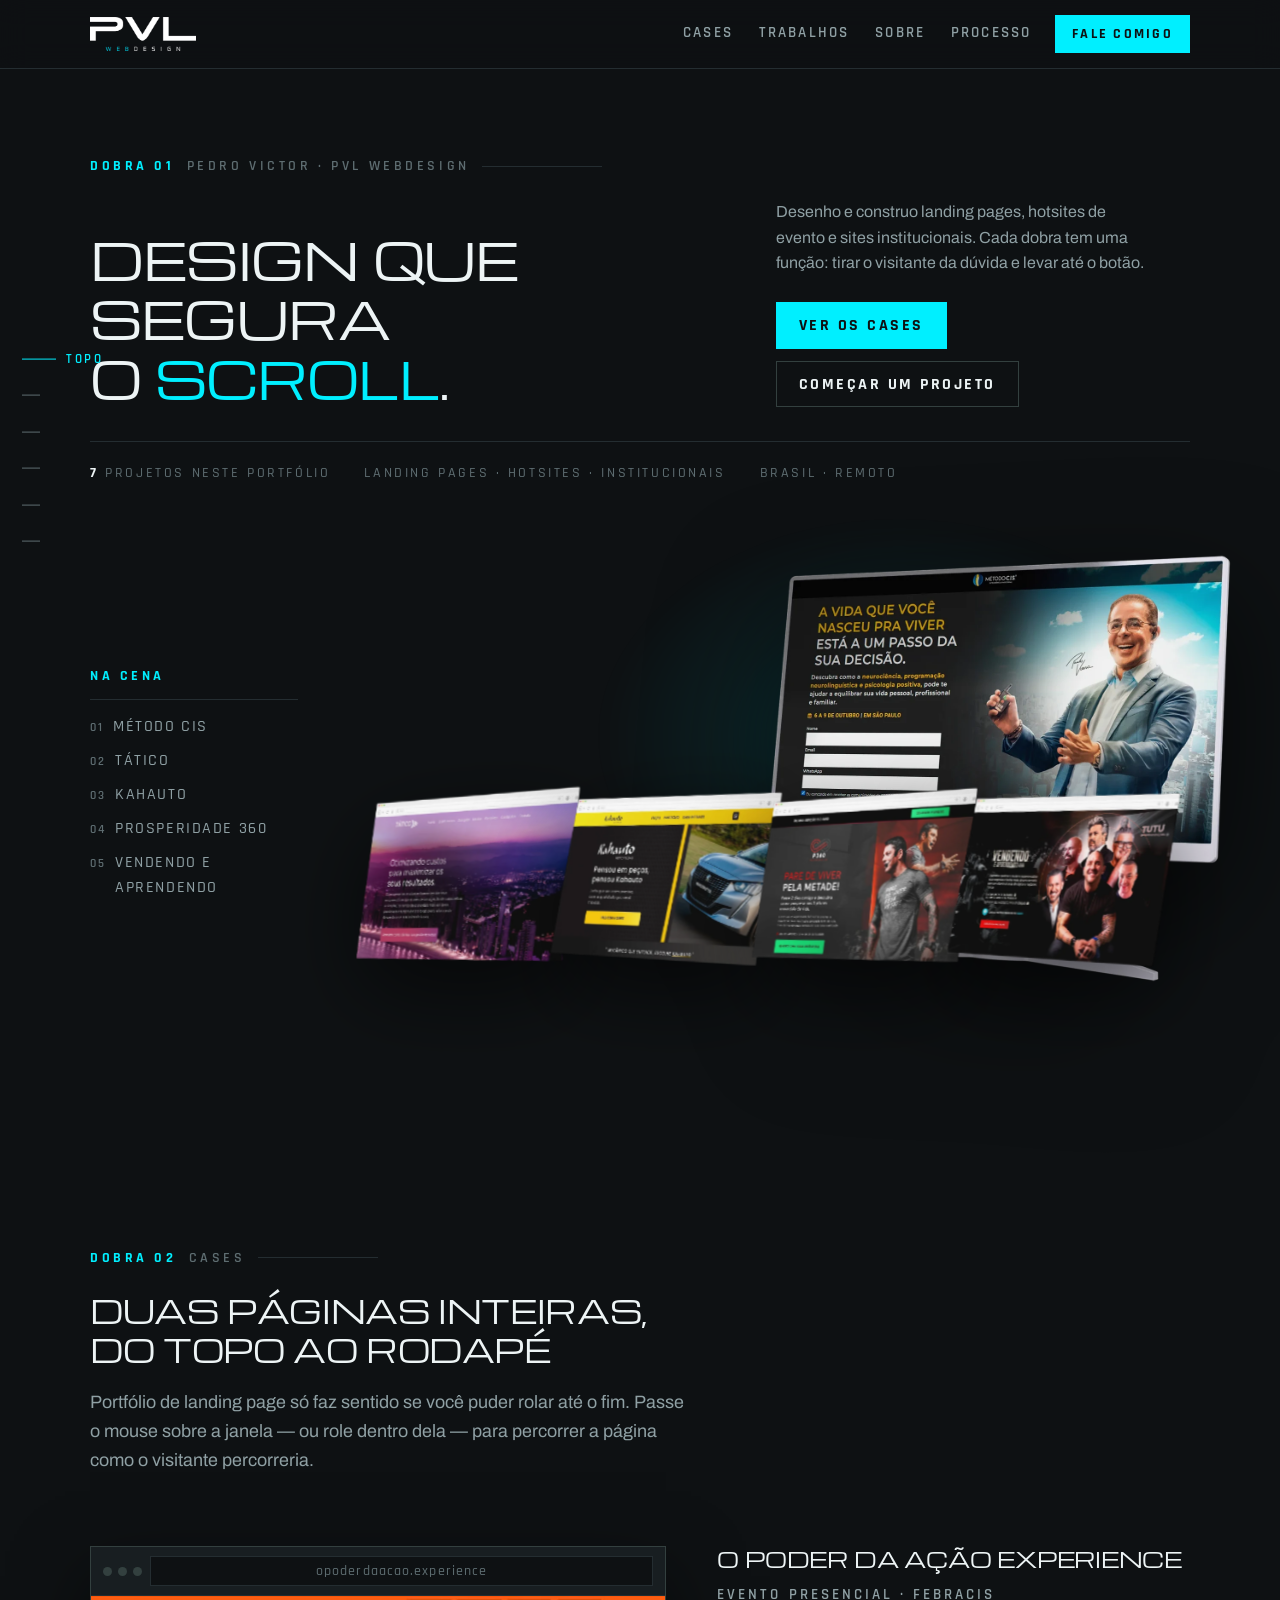
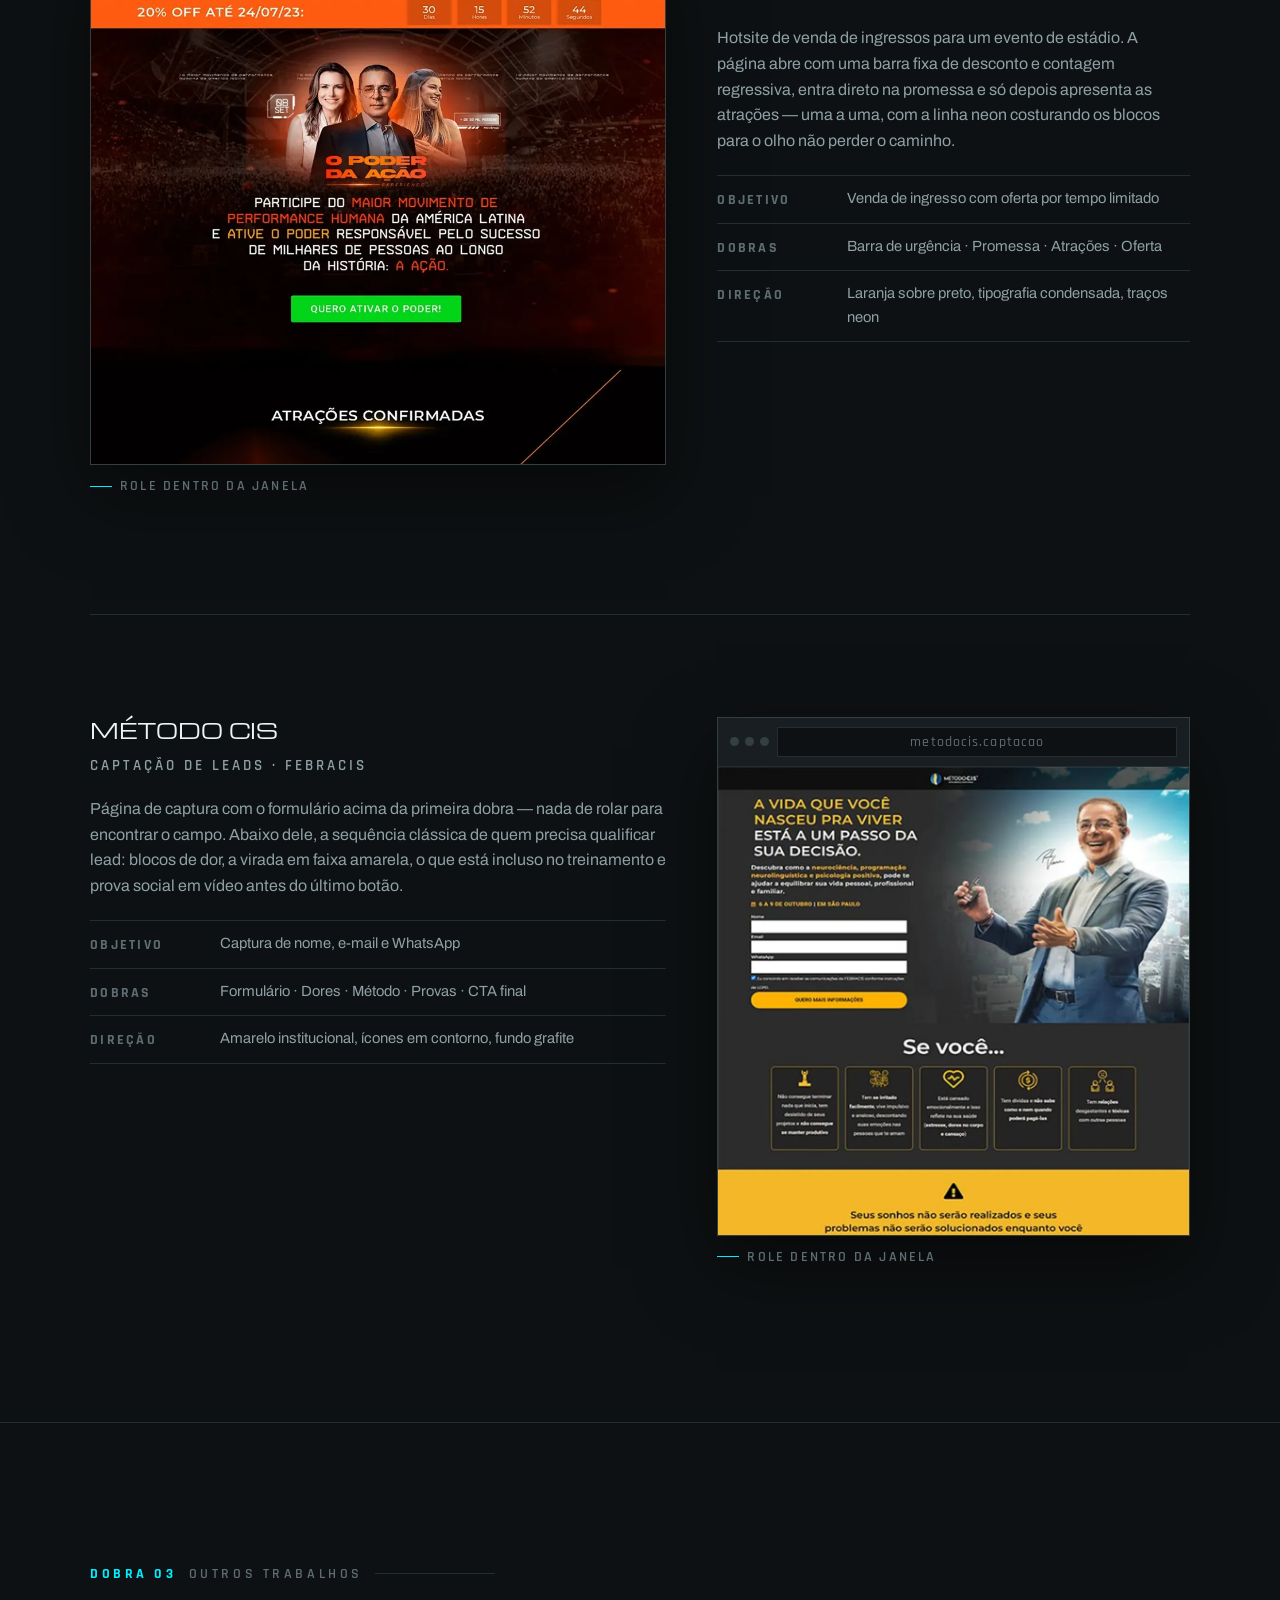
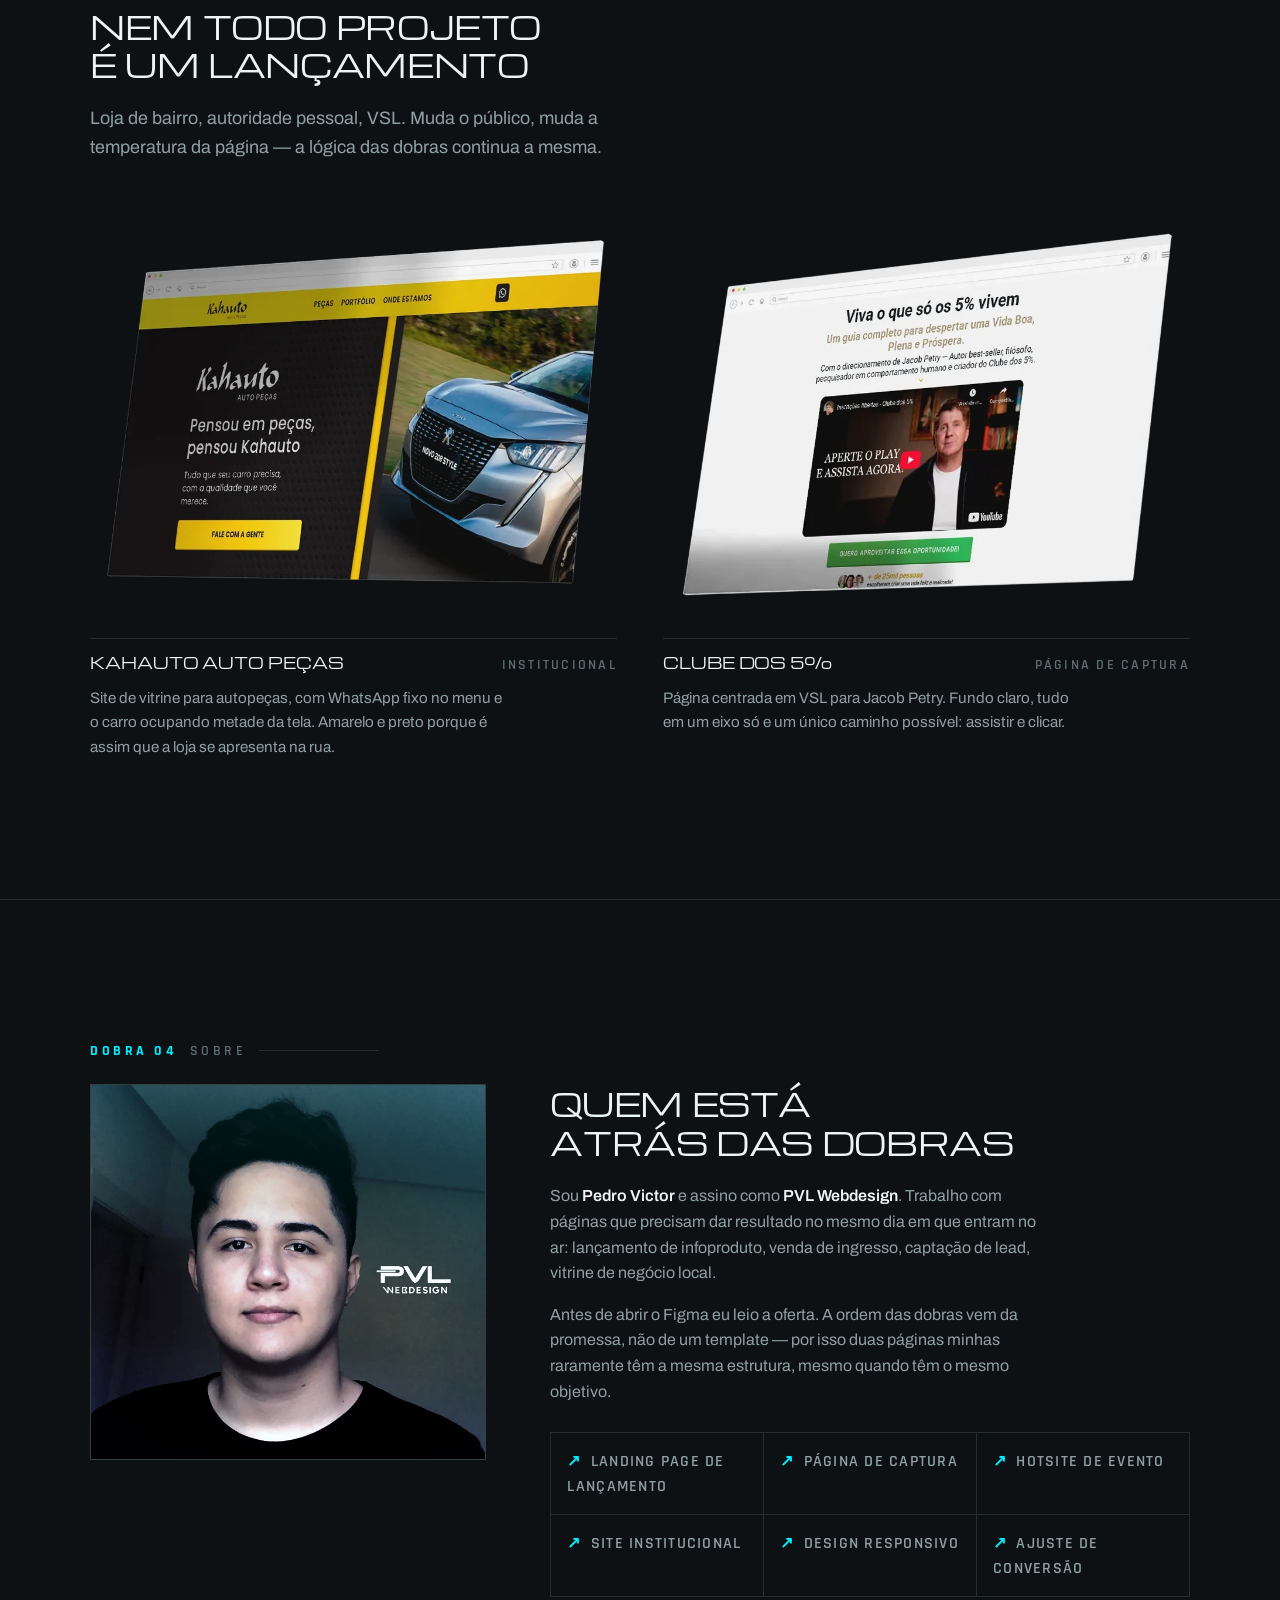
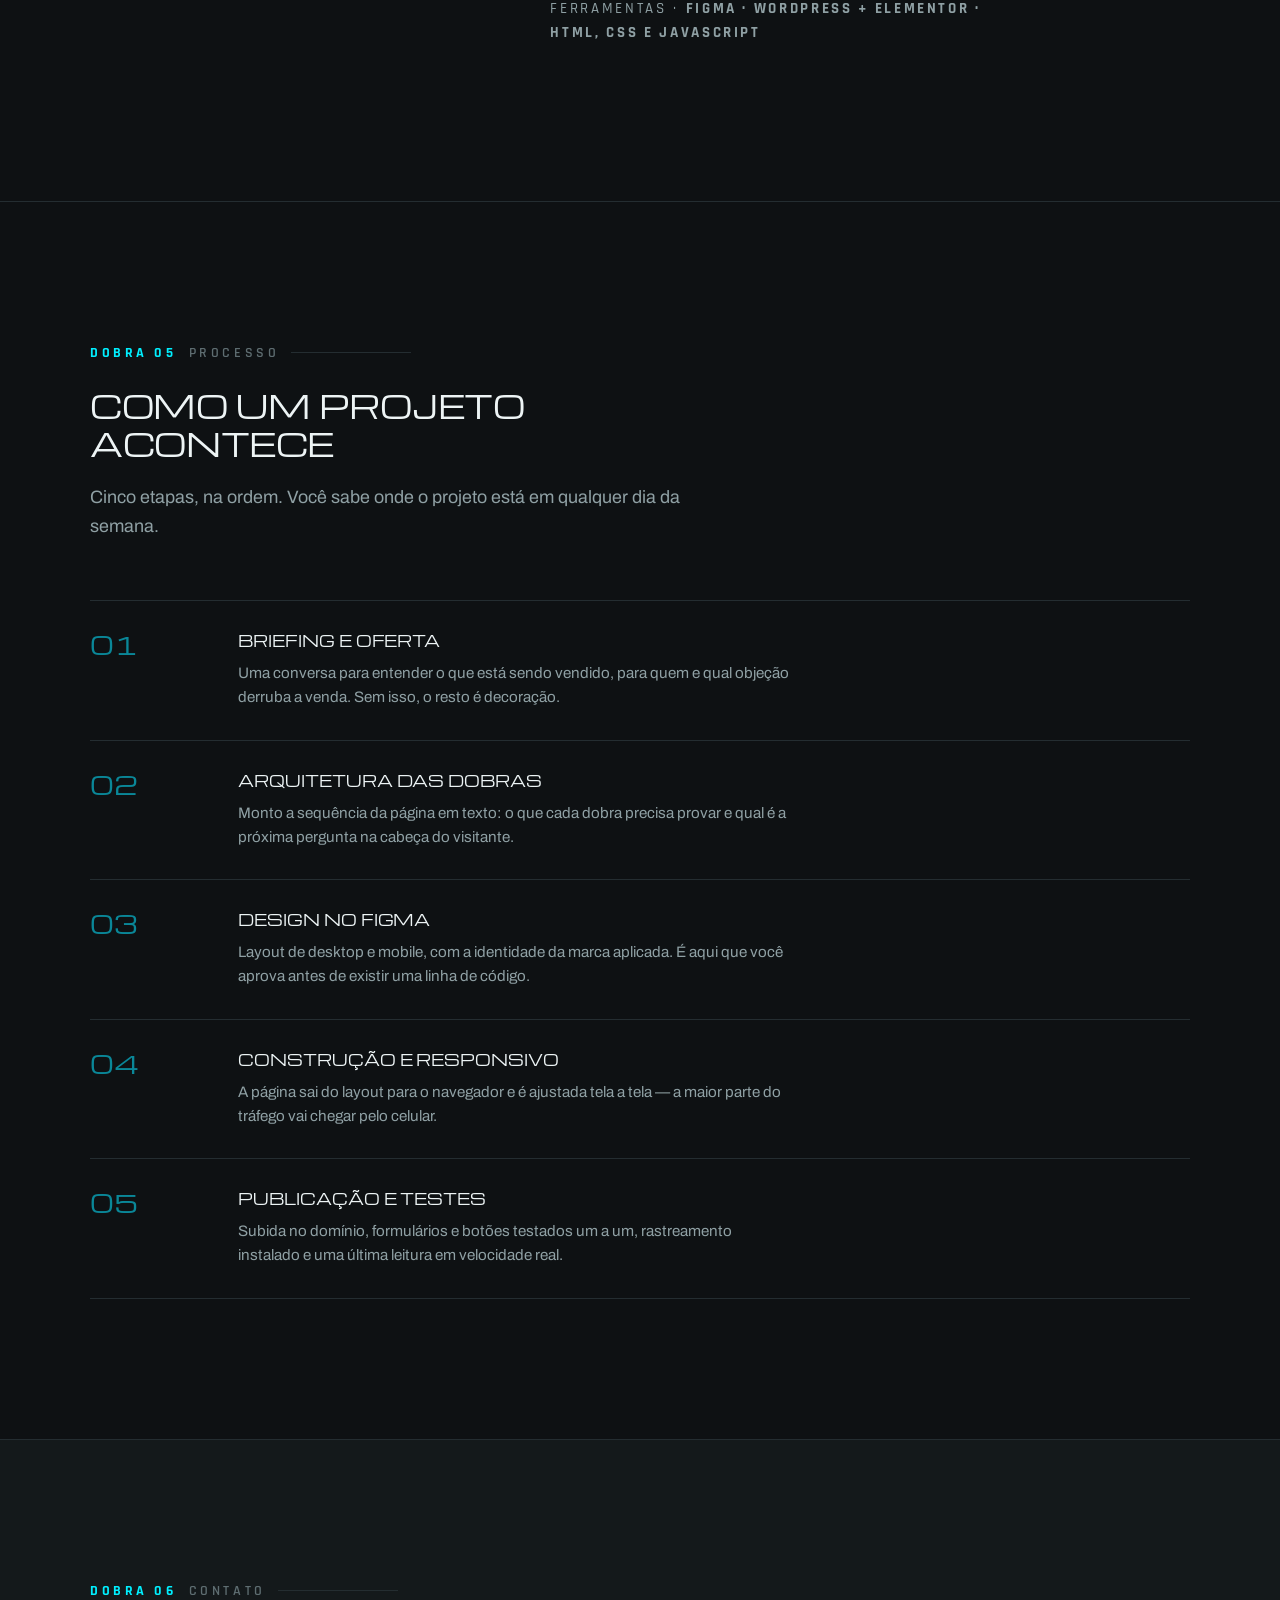
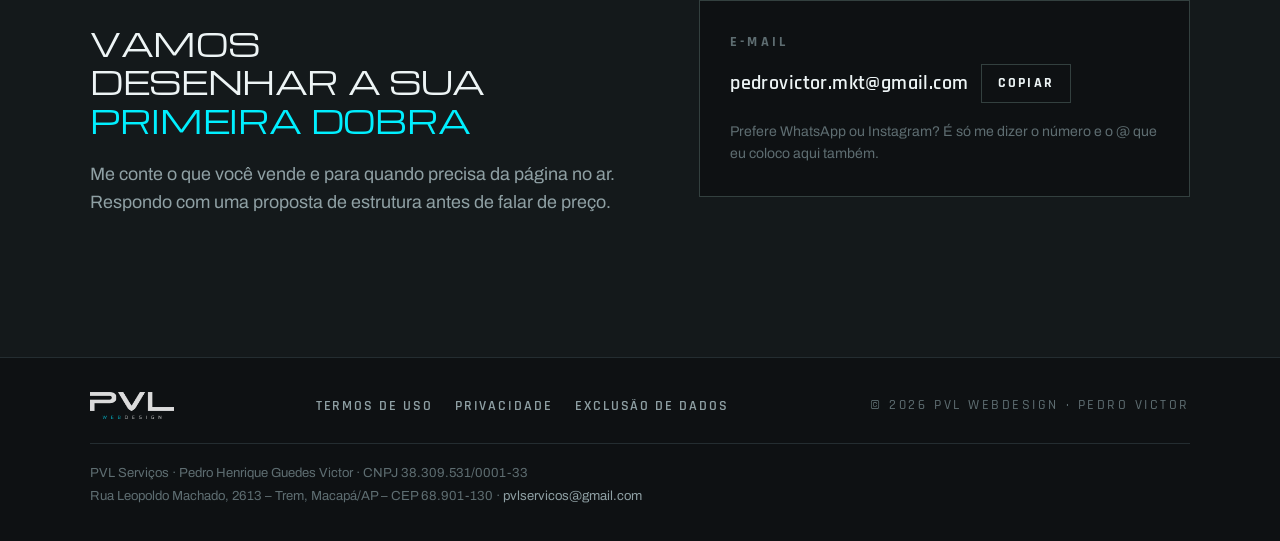
<file: public/site/index.html>
<!DOCTYPE html>
<html lang="pt-BR">
<head>
<meta charset="utf-8">
<meta name="viewport" content="width=device-width, initial-scale=1, viewport-fit=cover">
<meta name="description" content="PVL Webdesign — Pedro Victor. Landing pages, hotsites de evento e sites institucionais de alta conversao.">
<meta name="theme-color" content="#0E1113">
<meta property="og:type" content="website">
<meta property="og:title" content="PVL Webdesign">
<meta property="og:description" content="Landing pages, hotsites de evento e sites institucionais. Design que segura o scroll.">
<meta property="og:image" content="assets/logo.png">
<link rel="icon" href="assets/logo.png" type="image/png">
<style>
/* reset base */
*{box-sizing:border-box}
html{-webkit-text-size-adjust:100%}
body{margin:0}
img,svg,video{max-width:100%}
button,input,select,textarea{font:inherit;color:inherit}
[hidden]{display:none !important}
</style>
<title>PVL Webdesign</title>
<link rel="preconnect" href="https://fonts.googleapis.com">
<link rel="preconnect" href="https://fonts.gstatic.com" crossorigin>
<link rel="stylesheet" href="https://fonts.googleapis.com/css2?family=Michroma&family=Rajdhani:wght@400;500;600;700&family=Archivo:wght@400;500;600&display=swap">
<style>
:root{
  color-scheme: dark;
  --ground:#0E1113;
  --ground-2:#14191B;
  --surface:#181E21;
  --line:#242D31;
  --line-2:#33403F;
  --ink:#EDF4F5;
  --ink-2:#8FA0A4;
  --ink-3:#5E6D71;
  --cyan:#00EFFF;
  --cyan-deep:#0A8798;
  --display:'Michroma', 'Eurostile', 'Trebuchet MS', sans-serif;
  --ui:'Rajdhani', 'Trebuchet MS', 'Segoe UI', sans-serif;
  --body:'Archivo', 'Helvetica Neue', Arial, sans-serif;
  --maxw:1180px;
}

*,*::before,*::after{box-sizing:border-box}

body{
  background:var(--ground);
  color:var(--ink);
  font-family:var(--body);
  font-size:16px;
  line-height:1.6;
  -webkit-font-smoothing:antialiased;
  overflow-x:hidden;
}

img{display:block;max-width:100%;height:auto}
a{color:inherit}
:focus-visible{outline:2px solid var(--cyan);outline-offset:3px;border-radius:2px}

/* ---------- layout primitives ---------- */
.wrap{width:100%;max-width:var(--maxw);margin-inline:auto;padding-inline:clamp(16px,5vw,40px)}
section{position:relative}
.band{padding-block:clamp(72px,11vw,140px)}
.band + .band{border-top:1px solid var(--line)}

.eyebrow{
  font-family:var(--ui);
  font-size:.86rem;
  font-weight:600;
  letter-spacing:.26em;
  text-transform:uppercase;
  color:var(--ink-3);
  display:flex;
  align-items:center;
  gap:12px;
  margin:0 0 22px;
}
.eyebrow b{color:var(--cyan);font-weight:700}
.eyebrow::after{content:"";flex:1;height:1px;background:var(--line);max-width:120px}

h1,h2,h3{font-family:var(--display);text-wrap:balance;margin:0;font-weight:400}

h2{
  font-size:clamp(1.12rem,2.7vw,1.95rem);
  line-height:1.24;
  letter-spacing:-.012em;
  text-transform:uppercase;
}

.lede{
  color:var(--ink-2);
  max-width:60ch;
  font-size:clamp(1rem,1.6vw,1.12rem);
  margin:20px 0 0;
}

/* ---------- header ---------- */
.topbar{
  position:sticky;
  top:env(safe-area-inset-top, 0px);
  z-index:60;
  background:rgba(14,17,19,.82);
  backdrop-filter:blur(14px);
  -webkit-backdrop-filter:blur(14px);
  border-bottom:1px solid var(--line);
}
.topbar-in{display:flex;align-items:center;gap:24px;min-height:68px}
.brand{display:flex;align-items:center;text-decoration:none;flex:0 0 auto}
.brand img{width:106px}
.topnav{display:flex;gap:26px;margin-left:auto}
.topnav a{
  font-family:var(--ui);
  font-size:.96rem;
  font-weight:600;
  letter-spacing:.14em;
  text-transform:uppercase;
  color:var(--ink-2);
  text-decoration:none;
  padding-block:6px;
  border-bottom:1px solid transparent;
  transition:color .2s, border-color .2s;
}
.topnav a:hover{color:var(--ink);border-bottom-color:var(--cyan)}

/* ---------- buttons ---------- */
.btn{
  display:inline-flex;
  align-items:center;
  gap:10px;
  font-family:var(--ui);
  font-size:.98rem;
  font-weight:700;
  letter-spacing:.16em;
  text-transform:uppercase;
  text-decoration:none;
  padding:13px 22px;
  border:1px solid var(--cyan);
  color:var(--ground);
  background:var(--cyan);
  transition:background .2s, color .2s, box-shadow .25s;
  cursor:pointer;
  line-height:1.2;
}
.btn:hover{box-shadow:0 0 0 1px var(--cyan), 0 8px 30px rgba(0,239,255,.28)}
.btn-ghost{background:transparent;color:var(--ink);border-color:var(--line-2)}
.btn-ghost:hover{border-color:var(--cyan);color:var(--cyan);box-shadow:none}
.btn-sm{padding:10px 16px;font-size:.88rem}

/* ---------- fold rail ---------- */
.rail{
  position:fixed;
  left:22px;
  top:50%;
  translate:0 -50%;
  z-index:50;
  display:none;
  flex-direction:column;
  gap:2px;
}
.rail a{
  display:flex;
  align-items:center;
  gap:10px;
  text-decoration:none;
  font-family:var(--ui);
  font-size:.8rem;
  font-weight:600;
  letter-spacing:.2em;
  text-transform:uppercase;
  color:var(--ink-3);
  padding:7px 0;
  transition:color .25s;
}
.rail a::before{content:"";width:18px;height:1px;background:currentColor;transition:width .25s}
.rail a span{opacity:0;translate:-6px 0;transition:opacity .25s, translate .25s}
.rail a:hover{color:var(--ink-2)}
.rail a:hover span{opacity:1;translate:0}
.rail a.on{color:var(--cyan)}
.rail a.on::before{width:34px}
.rail a.on span{opacity:1;translate:0}

/* ---------- hero ---------- */
.hero{padding-top:clamp(48px,7vw,86px);padding-bottom:clamp(28px,4vw,48px)}
.hero h1{
  font-size:clamp(1.5rem,4.3vw,3.15rem);
  line-height:1.18;
  letter-spacing:-.015em;
  text-transform:uppercase;
  max-width:13ch;
}
.hero h1 em{font-style:normal;color:var(--cyan)}
.hero-grid{display:grid;grid-template-columns:minmax(0,1.2fr) minmax(0,.8fr);gap:clamp(24px,5vw,64px);align-items:end}
.hero-side p{margin:0;color:var(--ink-2);max-width:42ch}
.hero-cta{display:flex;flex-wrap:wrap;gap:12px;margin-top:26px}

.facts{
  display:flex;
  flex-wrap:wrap;
  gap:6px 34px;
  margin-top:34px;
  padding-top:20px;
  border-top:1px solid var(--line);
  font-family:var(--ui);
  font-size:.9rem;
  font-weight:500;
  letter-spacing:.18em;
  text-transform:uppercase;
  color:var(--ink-3);
}
.facts span b{color:var(--ink);font-weight:700;font-variant-numeric:tabular-nums}

/* ---------- 3d stage ---------- */
.stage-outer{padding-bottom:clamp(40px,7vw,90px);overflow-x:clip}
.stage-row{
  display:grid;
  grid-template-columns:208px minmax(0,1fr);
  gap:clamp(20px,3vw,40px);
  align-items:center;
}

.index-title{
  font-family:var(--ui);
  font-size:.86rem;
  font-weight:700;
  letter-spacing:.26em;
  text-transform:uppercase;
  color:var(--cyan);
  margin:0 0 14px;
  padding-bottom:12px;
  border-bottom:1px solid var(--line);
}
.index{list-style:none;margin:0;padding:0;display:flex;flex-direction:column;gap:9px}
.index li{
  font-family:var(--ui);
  font-size:.98rem;
  font-weight:500;
  letter-spacing:.1em;
  text-transform:uppercase;
  color:var(--ink-2);
  display:flex;
  gap:10px;
  align-items:baseline;
}
.index li i{
  font-style:normal;
  font-size:.74rem;
  font-weight:600;
  color:var(--ink-3);
  font-variant-numeric:tabular-nums;
  flex:0 0 auto;
}

.stage{
  position:relative;
  width:100%;
  aspect-ratio:16/8.8;
  perspective:1500px;
  perspective-origin:62% 46%;
  --zk:1;
}
.stage::before{
  content:"";
  position:absolute;
  left:66%;top:40%;
  translate:-50% -50%;
  width:72%;
  aspect-ratio:1.4;
  background:radial-gradient(ellipse at center, rgba(0,239,255,.20), rgba(0,239,255,.05) 45%, transparent 70%);
  filter:blur(8px);
  pointer-events:none;
}
.scene{
  position:absolute;
  inset:0;
  transform-style:preserve-3d;
  transform:rotateX(var(--rx,0deg)) rotateY(var(--ry,0deg));
  transition:transform .6s cubic-bezier(.2,.75,.3,1);
}
.mon{
  position:absolute;
  right:-5%;
  top:1%;
  width:55%;
  transform:translate3d(0,0,0);
}
.mon img{filter:drop-shadow(0 40px 60px rgba(0,0,0,.6))}

.float{
  position:absolute;
  margin:0;
  bottom:15%;
  width:26%;
  transform-style:preserve-3d;
  transform:translate3d(0,0,calc(var(--z,210px) * var(--zk)));
}
.float .card{
  position:relative;
  rotate:var(--rot);
  transition:scale .45s cubic-bezier(.2,.75,.3,1);
  animation:drift var(--dur) ease-in-out var(--del) infinite alternate;
}
.float img{filter:drop-shadow(0 26px 40px rgba(0,0,0,.65))}
.float:hover .card,.float:focus-within .card{scale:1.07}
@keyframes drift{
  from{translate:0 calc(var(--amp) * -1)}
  to{translate:0 var(--amp)}
}

.f1{left:8.7%;--rot:-1.6deg;--amp:7px;--dur:7s;--del:0s}
.f2{left:28.7%;--rot:1.2deg;--amp:9px;--dur:8.4s;--del:-2.2s}
.f3{left:48.7%;--rot:-1deg;--amp:8px;--dur:6.6s;--del:-1.1s}
.f4{left:68.7%;--rot:1.6deg;--amp:10px;--dur:7.8s;--del:-3.4s}

.chip{
  display:none;
  pointer-events:none;
  position:absolute;
  left:6%;
  bottom:8%;
  max-width:88%;
  font-family:var(--ui);
  font-size:.8rem;
  font-weight:700;
  letter-spacing:.14em;
  text-transform:uppercase;
  color:var(--ground);
  background:var(--cyan);
  padding:4px 9px;
  opacity:0;
  translate:0 6px;
  transition:opacity .25s, translate .25s;
  white-space:nowrap;
  overflow:hidden;
  text-overflow:ellipsis;
}
@media (hover:hover) and (pointer:fine){
  .chip{display:block}
}
.float:hover .chip,.float:focus-within .chip{opacity:1;translate:0}

/* ---------- cases ---------- */
.case{
  display:grid;
  grid-template-columns:minmax(0,1fr) minmax(0,.82fr);
  gap:clamp(24px,4vw,56px);
  align-items:start;
}
.case + .case{margin-top:clamp(56px,8vw,110px);padding-top:clamp(56px,8vw,110px);border-top:1px solid var(--line)}
.case:nth-child(even) .case-media{order:2}

.window{border:1px solid var(--line-2);background:var(--ground-2);box-shadow:0 30px 70px rgba(0,0,0,.5)}
.chrome{display:flex;align-items:center;gap:8px;padding:9px 12px;border-bottom:1px solid var(--line);background:var(--surface)}
.dots{display:flex;gap:6px;flex:0 0 auto}
.dots i{width:9px;height:9px;border-radius:50%;background:var(--line-2);display:block}
.url{
  flex:1;
  text-align:center;
  font-family:var(--ui);
  font-size:.86rem;
  font-weight:500;
  letter-spacing:.08em;
  color:var(--ink-3);
  background:var(--ground);
  border:1px solid var(--line);
  padding:3px 10px;
  overflow:hidden;
  text-overflow:ellipsis;
  white-space:nowrap;
}
.viewport{
  height:clamp(340px,52vh,480px);
  overflow-y:auto;
  scrollbar-width:thin;
  scrollbar-color:var(--line-2) var(--ground-2);
}
.viewport img{width:100%}
.scrollhint{
  display:flex;
  align-items:center;
  gap:8px;
  margin-top:10px;
  font-family:var(--ui);
  font-size:.86rem;
  font-weight:600;
  letter-spacing:.16em;
  text-transform:uppercase;
  color:var(--ink-3);
}
.scrollhint::before{content:"";width:22px;height:1px;background:var(--cyan)}

.case-body h3{
  font-size:clamp(.98rem,1.9vw,1.3rem);
  text-transform:uppercase;
  letter-spacing:-.01em;
  line-height:1.3;
  margin-bottom:10px;
}
.case-client{
  font-family:var(--ui);
  font-size:.94rem;
  font-weight:600;
  letter-spacing:.2em;
  text-transform:uppercase;
  color:var(--cyan);
  margin:0 0 16px;
}
.case-body p{color:var(--ink-2);margin:0 0 18px}
.specs{list-style:none;margin:22px 0 0;padding:0;border-top:1px solid var(--line)}
.specs li{display:flex;gap:18px;padding:11px 0;border-bottom:1px solid var(--line);font-size:.92rem}
.specs b{
  flex:0 0 112px;
  font-family:var(--ui);
  font-size:.88rem;
  font-weight:700;
  letter-spacing:.16em;
  text-transform:uppercase;
  color:var(--ink-3);
  padding-top:2px;
}
.specs span{color:var(--ink-2);flex:1}

/* ---------- more work ---------- */
.works{display:grid;grid-template-columns:repeat(auto-fit,minmax(300px,1fr));gap:clamp(24px,4vw,46px)}
.work figure{margin:0}
.work img{transition:scale .5s cubic-bezier(.2,.75,.3,1);transform-origin:50% 60%}
.work:hover img{scale:1.03}
.work-head{display:flex;align-items:baseline;justify-content:space-between;gap:16px;margin-top:18px;padding-top:14px;border-top:1px solid var(--line)}
.work-head h3{font-size:.92rem;text-transform:uppercase;letter-spacing:-.005em;line-height:1.35}
.work-head em{
  font-style:normal;
  font-family:var(--ui);
  font-size:.88rem;
  font-weight:600;
  letter-spacing:.16em;
  text-transform:uppercase;
  color:var(--ink-3);
  white-space:nowrap;
}
.work p{color:var(--ink-2);font-size:.95rem;margin:10px 0 0;max-width:46ch}

/* ---------- about ---------- */
.about{display:grid;grid-template-columns:minmax(0,.62fr) minmax(0,1fr);gap:clamp(28px,5vw,64px);align-items:start}
.portrait{position:relative;border:1px solid var(--line-2)}
.portrait img{width:100%;filter:grayscale(.2) contrast(1.05) brightness(1.14)}
.portrait::after{content:"";position:absolute;inset:0;background:linear-gradient(190deg, rgba(0,239,255,.14), transparent 55%);pointer-events:none}
.about-body p{color:var(--ink-2);margin:0 0 16px;max-width:56ch}
.about-body p strong{color:var(--ink);font-weight:600}
.services{list-style:none;margin:28px 0 0;padding:0;display:grid;grid-template-columns:repeat(auto-fit,minmax(190px,1fr));gap:1px;background:var(--line);border:1px solid var(--line)}
.services li{
  background:var(--ground);
  padding:15px 16px;
  font-family:var(--ui);
  font-size:.98rem;
  font-weight:600;
  letter-spacing:.08em;
  text-transform:uppercase;
  color:var(--ink-2);
}
.services li::before{content:"↗";color:var(--cyan);margin-right:9px;font-family:var(--body)}
.stackline{
  margin-top:26px;
  font-family:var(--ui);
  font-size:.92rem;
  font-weight:500;
  letter-spacing:.18em;
  text-transform:uppercase;
  color:var(--ink-3);
}
.stackline b{color:var(--ink-2);font-weight:700}

/* ---------- process ---------- */
.steps{list-style:none;margin:0;padding:0;counter-reset:s;display:grid;gap:1px;background:var(--line);border-block:1px solid var(--line)}
.steps li{
  background:var(--ground);
  display:grid;
  grid-template-columns:110px minmax(0,1fr);
  gap:clamp(16px,3vw,44px);
  padding:clamp(20px,3vw,30px) 0;
  align-items:start;
}
.steps li::before{
  counter-increment:s;
  content:counter(s,decimal-leading-zero);
  font-family:var(--display);
  font-size:clamp(1.05rem,2.2vw,1.55rem);
  color:var(--cyan-deep);
  line-height:1.1;
  font-variant-numeric:tabular-nums;
}
.steps h3{font-size:.92rem;text-transform:uppercase;letter-spacing:-.005em;margin-bottom:10px;line-height:1.35}
.steps p{margin:0;color:var(--ink-2);max-width:62ch;font-size:.95rem}

/* ---------- contact ---------- */
.contact{background:var(--ground-2)}
.contact-in{display:grid;grid-template-columns:minmax(0,1fr) minmax(0,.9fr);gap:clamp(28px,5vw,64px);align-items:center}
.contact h2 em{font-style:normal;color:var(--cyan)}
.mailbox{border:1px solid var(--line-2);background:var(--ground);padding:clamp(20px,3vw,30px)}
.mailbox label{
  display:block;
  font-family:var(--ui);
  font-size:.88rem;
  font-weight:700;
  letter-spacing:.22em;
  text-transform:uppercase;
  color:var(--ink-3);
  margin-bottom:10px;
}
.mailrow{display:flex;flex-wrap:wrap;align-items:center;gap:12px}
.mailrow code{
  font-family:var(--ui);
  font-size:clamp(1.02rem,2.2vw,1.28rem);
  font-weight:600;
  color:var(--ink);
  letter-spacing:.02em;
  user-select:all;
  word-break:break-all;
}
.copied{font-family:var(--ui);font-size:.88rem;font-weight:700;letter-spacing:.16em;text-transform:uppercase;color:var(--cyan)}
.mailnote{margin:18px 0 0;font-size:.88rem;color:var(--ink-3)}

/* ---------- footer ---------- */
footer{border-top:1px solid var(--line);padding-block:34px}
.foot{display:flex;flex-wrap:wrap;gap:18px;align-items:center;justify-content:space-between}
.foot img{width:84px;opacity:.85}
.foot small{font-family:var(--ui);font-size:.88rem;font-weight:500;letter-spacing:.18em;text-transform:uppercase;color:var(--ink-3)}
.foot-legal{display:flex;flex-wrap:wrap;gap:8px 22px}
.foot-legal a{font-family:var(--ui);font-size:.86rem;font-weight:600;letter-spacing:.14em;text-transform:uppercase;color:var(--ink-2);text-decoration:none;transition:color .2s}
.foot-legal a:hover{color:var(--cyan)}
.foot-company{flex-basis:100%;margin:6px 0 0;padding-top:18px;border-top:1px solid var(--line);font-size:.82rem;line-height:1.7;color:var(--ink-3)}
.foot-company a{color:var(--ink-2);text-decoration:none}
.foot-company a:hover{color:var(--cyan)}

/* ---------- responsive ---------- */
@media (max-width:980px){
  .hero-grid{grid-template-columns:1fr;align-items:start}
  .stage-row{grid-template-columns:1fr;gap:24px}
  .index{flex-direction:row;flex-wrap:wrap;gap:8px 18px}
  .case{grid-template-columns:1fr}
  .case:nth-child(even) .case-media{order:0}
  .about{grid-template-columns:1fr}
  .portrait{max-width:320px}
  .contact-in{grid-template-columns:1fr}
}
@media (max-width:820px){
  .topnav{display:none}
  .stage{--zk:.42;perspective:900px;aspect-ratio:16/9.6;perspective-origin:60% 46%}
  .mon{width:64%;right:-7%}
  .float{width:28%;bottom:13%}
  .f1{left:5.9%}
  .f2{left:27.6%}
  .f3{left:49.3%}
  .f4{left:68%}
  .steps li{grid-template-columns:62px minmax(0,1fr)}
}
@media (max-width:560px){
  .specs li{flex-direction:column;gap:2px}
  .specs b{flex:none}
}
@media (min-width:1220px){
  .rail{display:flex}
}
@media (prefers-reduced-motion:reduce){
  *{animation-duration:.001ms !important;animation-iteration-count:1 !important;transition-duration:.001ms !important;scroll-behavior:auto !important}
  .float .card{animation:none}
}
</style>
</head>
<body>
<nav class="rail" id="rail" aria-label="Dobras da página">
  <a href="#topo" data-rail="topo"><span>Topo</span></a>
  <a href="#cases" data-rail="cases"><span>Cases</span></a>
  <a href="#trabalhos" data-rail="trabalhos"><span>Trabalhos</span></a>
  <a href="#sobre" data-rail="sobre"><span>Sobre</span></a>
  <a href="#processo" data-rail="processo"><span>Processo</span></a>
  <a href="#contato" data-rail="contato"><span>Contato</span></a>
</nav>

<header class="topbar">
  <div class="wrap topbar-in">
    <a class="brand" href="#topo" aria-label="PVL Webdesign — início">
      <img src="assets/logo.png" alt="PVL Webdesign">
    </a>
    <nav class="topnav" aria-label="Navegação principal">
      <a href="#cases">Cases</a>
      <a href="#trabalhos">Trabalhos</a>
      <a href="#sobre">Sobre</a>
      <a href="#processo">Processo</a>
    </nav>
    <a class="btn btn-sm" href="#contato">Fale comigo</a>
  </div>
</header>

<main>
  <!-- ===================== DOBRA 01 ===================== -->
  <section id="topo" class="hero">
    <div class="wrap">
      <p class="eyebrow"><b>Dobra 01</b> Pedro Victor · PVL Webdesign</p>
      <div class="hero-grid">
        <h1>Design que segura o <em>scroll</em>.</h1>
        <div class="hero-side">
          <p>Desenho e construo landing pages, hotsites de evento e sites institucionais. Cada dobra tem uma função: tirar o visitante da dúvida e levar até o botão.</p>
          <div class="hero-cta">
            <a class="btn" href="#cases">Ver os cases</a>
            <a class="btn btn-ghost" href="#contato">Começar um projeto</a>
          </div>
        </div>
      </div>
      <p class="facts">
        <span><b>7</b> projetos neste portfólio</span>
        <span>Landing pages · Hotsites · Institucionais</span>
        <span>Brasil · Remoto</span>
      </p>
    </div>
  </section>

  <div class="stage-outer">
    <div class="wrap stage-row">
      <div>
        <p class="index-title">Na cena</p>
        <ul class="index">
          <li><i>01</i>Método CIS</li>
          <li><i>02</i>Tático</li>
          <li><i>03</i>Kahauto</li>
          <li><i>04</i>Prosperidade 360</li>
          <li><i>05</i>Vendendo e Aprendendo</li>
        </ul>
      </div>

      <div class="stage" id="stage">
        <div class="scene" id="scene">
          <div class="mon">
            <img src="assets/monitor.webp" alt="Monitor exibindo a landing page do Método CIS, com formulário de inscrição sobre fundo escuro e amarelo." width="1100" height="1011">
          </div>

          <figure class="float f1" tabindex="0">
            <div class="card">
              <img src="assets/tela-tatico.webp" alt="Página do Tático: hero em tons de roxo com foto aérea de cidade ao anoitecer." width="900" height="673" loading="lazy">
              <figcaption class="chip">Tático</figcaption>
            </div>
          </figure>

          <figure class="float f2" tabindex="0">
            <div class="card">
              <img src="assets/tela-kahauto.webp" alt="Site da Kahauto Auto Peças: menu amarelo e hero preto com um carro prata." width="900" height="673" loading="lazy">
              <figcaption class="chip">Kahauto</figcaption>
            </div>
          </figure>

          <figure class="float f3" tabindex="0">
            <div class="card">
              <img src="assets/tela-p360.webp" alt="Landing page do Prosperidade 360 com o título Pare de viver pela metade e botão verde." width="900" height="673" loading="lazy">
              <figcaption class="chip">Prosperidade 360</figcaption>
            </div>
          </figure>

          <figure class="float f4" tabindex="0">
            <div class="card">
              <img src="assets/tela-vendendo.webp" alt="Página do evento Vendendo e Aprendendo com os palestrantes sobre fundo escuro." width="900" height="673" loading="lazy">
              <figcaption class="chip">Vendendo e Aprendendo</figcaption>
            </div>
          </figure>
        </div>
      </div>
    </div>
  </div>

  <!-- ===================== DOBRA 02 ===================== -->
  <section id="cases" class="band">
    <div class="wrap">
      <p class="eyebrow"><b>Dobra 02</b> Cases</p>
      <h2>Duas páginas inteiras,<br>do topo ao rodapé</h2>
      <p class="lede">Portfólio de landing page só faz sentido se você puder rolar até o fim. Passe o mouse sobre a janela — ou role dentro dela — para percorrer a página como o visitante percorreria.</p>

      <div style="margin-top:clamp(40px,6vw,72px)">
        <article class="case">
          <div class="case-media">
            <div class="window">
              <div class="chrome">
                <span class="dots" aria-hidden="true"><i></i><i></i><i></i></span>
                <span class="url">opoderdaacao.experience</span>
              </div>
              <div class="viewport" tabindex="0" aria-label="Rolagem da página O Poder da Ação Experience">
                <img src="assets/case-poder-acao.webp" alt="Página completa do evento O Poder da Ação Experience: barra laranja de contagem regressiva, hero com os palestrantes no estádio e a seção de atrações confirmadas." width="1000" height="1966" loading="lazy">
              </div>
            </div>
            <p class="scrollhint">Role dentro da janela</p>
          </div>
          <div class="case-body">
            <h3>O Poder da Ação Experience</h3>
            <p class="case-client">Evento presencial · Febracis</p>
            <p>Hotsite de venda de ingressos para um evento de estádio. A página abre com uma barra fixa de desconto e contagem regressiva, entra direto na promessa e só depois apresenta as atrações — uma a uma, com a linha neon costurando os blocos para o olho não perder o caminho.</p>
            <ul class="specs">
              <li><b>Objetivo</b><span>Venda de ingresso com oferta por tempo limitado</span></li>
              <li><b>Dobras</b><span>Barra de urgência · Promessa · Atrações · Oferta</span></li>
              <li><b>Direção</b><span>Laranja sobre preto, tipografia condensada, traços neon</span></li>
            </ul>
          </div>
        </article>

        <article class="case">
          <div class="case-media">
            <div class="window">
              <div class="chrome">
                <span class="dots" aria-hidden="true"><i></i><i></i><i></i></span>
                <span class="url">metodocis.captacao</span>
              </div>
              <div class="viewport" tabindex="0" aria-label="Rolagem da página do Método CIS">
                <img src="assets/case-metodo-cis.webp" alt="Página completa do Método CIS: formulário de inscrição no topo, blocos de dores do público, faixa amarela de alerta e depoimentos em vídeo." width="1000" height="1966" loading="lazy">
              </div>
            </div>
            <p class="scrollhint">Role dentro da janela</p>
          </div>
          <div class="case-body">
            <h3>Método CIS</h3>
            <p class="case-client">Captação de leads · Febracis</p>
            <p>Página de captura com o formulário acima da primeira dobra — nada de rolar para encontrar o campo. Abaixo dele, a sequência clássica de quem precisa qualificar lead: blocos de dor, a virada em faixa amarela, o que está incluso no treinamento e prova social em vídeo antes do último botão.</p>
            <ul class="specs">
              <li><b>Objetivo</b><span>Captura de nome, e-mail e WhatsApp</span></li>
              <li><b>Dobras</b><span>Formulário · Dores · Método · Provas · CTA final</span></li>
              <li><b>Direção</b><span>Amarelo institucional, ícones em contorno, fundo grafite</span></li>
            </ul>
          </div>
        </article>
      </div>
    </div>
  </section>

  <!-- ===================== DOBRA 03 ===================== -->
  <section id="trabalhos" class="band">
    <div class="wrap">
      <p class="eyebrow"><b>Dobra 03</b> Outros trabalhos</p>
      <h2>Nem todo projeto<br>é um lançamento</h2>
      <p class="lede">Loja de bairro, autoridade pessoal, VSL. Muda o público, muda a temperatura da página — a lógica das dobras continua a mesma.</p>

      <div class="works" style="margin-top:clamp(36px,5vw,64px)">
        <article class="work">
          <figure>
            <img src="assets/tela-kahauto-2.webp" alt="Site da Kahauto Auto Peças em perspectiva: menu amarelo, logotipo e chamada Pensou em peças, pensou Kahauto." width="900" height="673" loading="lazy">
          </figure>
          <div class="work-head">
            <h3>Kahauto Auto Peças</h3>
            <em>Institucional</em>
          </div>
          <p>Site de vitrine para autopeças, com WhatsApp fixo no menu e o carro ocupando metade da tela. Amarelo e preto porque é assim que a loja se apresenta na rua.</p>
        </article>

        <article class="work">
          <figure>
            <img src="assets/tela-clube5.webp" alt="Página do Clube dos 5% em perspectiva: título Viva o que só os 5% vivem, vídeo de apresentação e botão verde." width="900" height="673" loading="lazy">
          </figure>
          <div class="work-head">
            <h3>Clube dos 5%</h3>
            <em>Página de captura</em>
          </div>
          <p>Página centrada em VSL para Jacob Petry. Fundo claro, tudo em um eixo só e um único caminho possível: assistir e clicar.</p>
        </article>
      </div>
    </div>
  </section>

  <!-- ===================== DOBRA 04 ===================== -->
  <section id="sobre" class="band">
    <div class="wrap">
      <p class="eyebrow"><b>Dobra 04</b> Sobre</p>
      <div class="about">
        <div class="portrait">
          <img src="assets/pedro.webp" alt="Retrato de Pedro Victor, de camiseta preta, sobre fundo escuro." width="696" height="660" loading="lazy">
        </div>
        <div class="about-body">
          <h2>Quem está<br>atrás das dobras</h2>
          <p style="margin-top:22px">Sou <strong>Pedro Victor</strong> e assino como <strong>PVL Webdesign</strong>. Trabalho com páginas que precisam dar resultado no mesmo dia em que entram no ar: lançamento de infoproduto, venda de ingresso, captação de lead, vitrine de negócio local.</p>
          <p>Antes de abrir o Figma eu leio a oferta. A ordem das dobras vem da promessa, não de um template — por isso duas páginas minhas raramente têm a mesma estrutura, mesmo quando têm o mesmo objetivo.</p>
          <ul class="services">
            <li>Landing page de lançamento</li>
            <li>Página de captura</li>
            <li>Hotsite de evento</li>
            <li>Site institucional</li>
            <li>Design responsivo</li>
            <li>Ajuste de conversão</li>
          </ul>
          <p class="stackline">Ferramentas · <b>Figma · WordPress + Elementor · HTML, CSS e JavaScript</b></p>
        </div>
      </div>
    </div>
  </section>

  <!-- ===================== DOBRA 05 ===================== -->
  <section id="processo" class="band">
    <div class="wrap">
      <p class="eyebrow"><b>Dobra 05</b> Processo</p>
      <h2>Como um projeto<br>acontece</h2>
      <p class="lede">Cinco etapas, na ordem. Você sabe onde o projeto está em qualquer dia da semana.</p>
      <ol class="steps" style="margin-top:clamp(36px,5vw,60px)">
        <li>
          <div>
            <h3>Briefing e oferta</h3>
            <p>Uma conversa para entender o que está sendo vendido, para quem e qual objeção derruba a venda. Sem isso, o resto é decoração.</p>
          </div>
        </li>
        <li>
          <div>
            <h3>Arquitetura das dobras</h3>
            <p>Monto a sequência da página em texto: o que cada dobra precisa provar e qual é a próxima pergunta na cabeça do visitante.</p>
          </div>
        </li>
        <li>
          <div>
            <h3>Design no Figma</h3>
            <p>Layout de desktop e mobile, com a identidade da marca aplicada. É aqui que você aprova antes de existir uma linha de código.</p>
          </div>
        </li>
        <li>
          <div>
            <h3>Construção e responsivo</h3>
            <p>A página sai do layout para o navegador e é ajustada tela a tela — a maior parte do tráfego vai chegar pelo celular.</p>
          </div>
        </li>
        <li>
          <div>
            <h3>Publicação e testes</h3>
            <p>Subida no domínio, formulários e botões testados um a um, rastreamento instalado e uma última leitura em velocidade real.</p>
          </div>
        </li>
      </ol>
    </div>
  </section>

  <!-- ===================== DOBRA 06 ===================== -->
  <section id="contato" class="band contact">
    <div class="wrap contact-in">
      <div>
        <p class="eyebrow"><b>Dobra 06</b> Contato</p>
        <h2>Vamos desenhar a sua<br><em>primeira dobra</em></h2>
        <p class="lede">Me conte o que você vende e para quando precisa da página no ar. Respondo com uma proposta de estrutura antes de falar de preço.</p>
      </div>
      <div class="mailbox">
        <label for="mail-value">E-mail</label>
        <div class="mailrow">
          <code id="mail-value">pedrovictor.mkt@gmail.com</code>
          <button class="btn btn-ghost btn-sm" type="button" id="copy-mail">Copiar</button>
          <span class="copied" id="copied" hidden>Copiado</span>
        </div>
        <p class="mailnote">Prefere WhatsApp ou Instagram? É só me dizer o número e o @ que eu coloco aqui também.</p>
      </div>
    </div>
  </section>
</main>

<footer>
  <div class="wrap foot">
    <img src="assets/logo.png" alt="PVL Webdesign">
    <nav class="foot-legal" aria-label="Páginas legais">
      <a href="/termos-de-uso">Termos de Uso</a>
      <a href="/politica-de-privacidade">Privacidade</a>
      <a href="/exclusao-de-dados">Exclusão de Dados</a>
    </nav>
    <small>© 2026 PVL Webdesign · Pedro Victor</small>
    <p class="foot-company">PVL Serviços · Pedro Henrique Guedes Victor · CNPJ 38.309.531/0001-33<br>Rua Leopoldo Machado, 2613 – Trem, Macapá/AP – CEP 68.901-130 · <a href="mailto:pvlservicos@gmail.com">pvlservicos@gmail.com</a></p>
  </div>
</footer>

<script>
(function(){
  var reduce = window.matchMedia('(prefers-reduced-motion: reduce)').matches;

  /* ---- 3D parallax on the hero stage ---- */
  var stage = document.getElementById('stage');
  var scene = document.getElementById('scene');
  if (stage && scene && !reduce && window.matchMedia('(hover: hover) and (pointer: fine)').matches){
    var raf = null, tx = 0, ty = 0;
    function apply(){
      raf = null;
      scene.style.setProperty('--ry', tx.toFixed(2) + 'deg');
      scene.style.setProperty('--rx', ty.toFixed(2) + 'deg');
    }
    stage.addEventListener('pointermove', function(e){
      var r = stage.getBoundingClientRect();
      var px = (e.clientX - r.left) / r.width - .5;
      var py = (e.clientY - r.top) / r.height - .5;
      tx = Math.max(-1, Math.min(1, px)) * 7;
      ty = Math.max(-1, Math.min(1, py)) * -4.5;
      if (!raf) raf = requestAnimationFrame(apply);
    });
    stage.addEventListener('pointerleave', function(){
      tx = 0; ty = 0;
      if (!raf) raf = requestAnimationFrame(apply);
    });
  }

  /* ---- gentle auto-scroll through the tall case screenshots ---- */
  if (!reduce){
    document.querySelectorAll('.viewport').forEach(function(vp){
      var id = null;
      function step(){
        var max = vp.scrollHeight - vp.clientHeight;
        if (max <= 0){ id = null; return; }
        vp.scrollTop += 1.6;
        if (vp.scrollTop >= max - 1){ id = null; return; }
        id = requestAnimationFrame(step);
      }
      function stop(){ if (id){ cancelAnimationFrame(id); id = null; } }
      vp.addEventListener('mouseenter', function(){ stop(); id = requestAnimationFrame(step); });
      vp.addEventListener('mouseleave', function(){ stop(); vp.scrollTo({top:0, behavior:'smooth'}); });
      vp.addEventListener('wheel', stop, {passive:true});
      vp.addEventListener('touchstart', stop, {passive:true});
    });
  }

  /* ---- fold rail: mark the section in view ---- */
  var rail = document.getElementById('rail');
  if (rail && 'IntersectionObserver' in window){
    var links = {};
    rail.querySelectorAll('a').forEach(function(a){ links[a.getAttribute('data-rail')] = a; });
    var io = new IntersectionObserver(function(entries){
      entries.forEach(function(en){
        var a = links[en.target.id];
        if (!a) return;
        if (en.isIntersecting){
          rail.querySelectorAll('a').forEach(function(x){ x.classList.remove('on'); });
          a.classList.add('on');
        }
      });
    }, {rootMargin:'-45% 0px -45% 0px'});
    ['topo','cases','trabalhos','sobre','processo','contato'].forEach(function(id){
      var el = document.getElementById(id);
      if (el) io.observe(el);
    });
  }

  /* ---- copy e-mail ---- */
  var btn = document.getElementById('copy-mail');
  if (btn){
    btn.addEventListener('click', function(){
      var el = document.getElementById('mail-value');
      var flag = document.getElementById('copied');
      function done(){
        flag.hidden = false;
        btn.textContent = 'Copiado';
        setTimeout(function(){ flag.hidden = true; btn.textContent = 'Copiar'; }, 2200);
      }
      function fallback(){
        var r = document.createRange();
        r.selectNodeContents(el);
        var s = window.getSelection();
        s.removeAllRanges();
        s.addRange(r);
        btn.textContent = 'Selecionado';
        setTimeout(function(){ btn.textContent = 'Copiar'; }, 2200);
      }
      if (navigator.clipboard && navigator.clipboard.writeText){
        navigator.clipboard.writeText(el.textContent.trim()).then(done, fallback);
      } else {
        fallback();
      }
    });
  }
})();
</script>
</body>
</html>
</file>
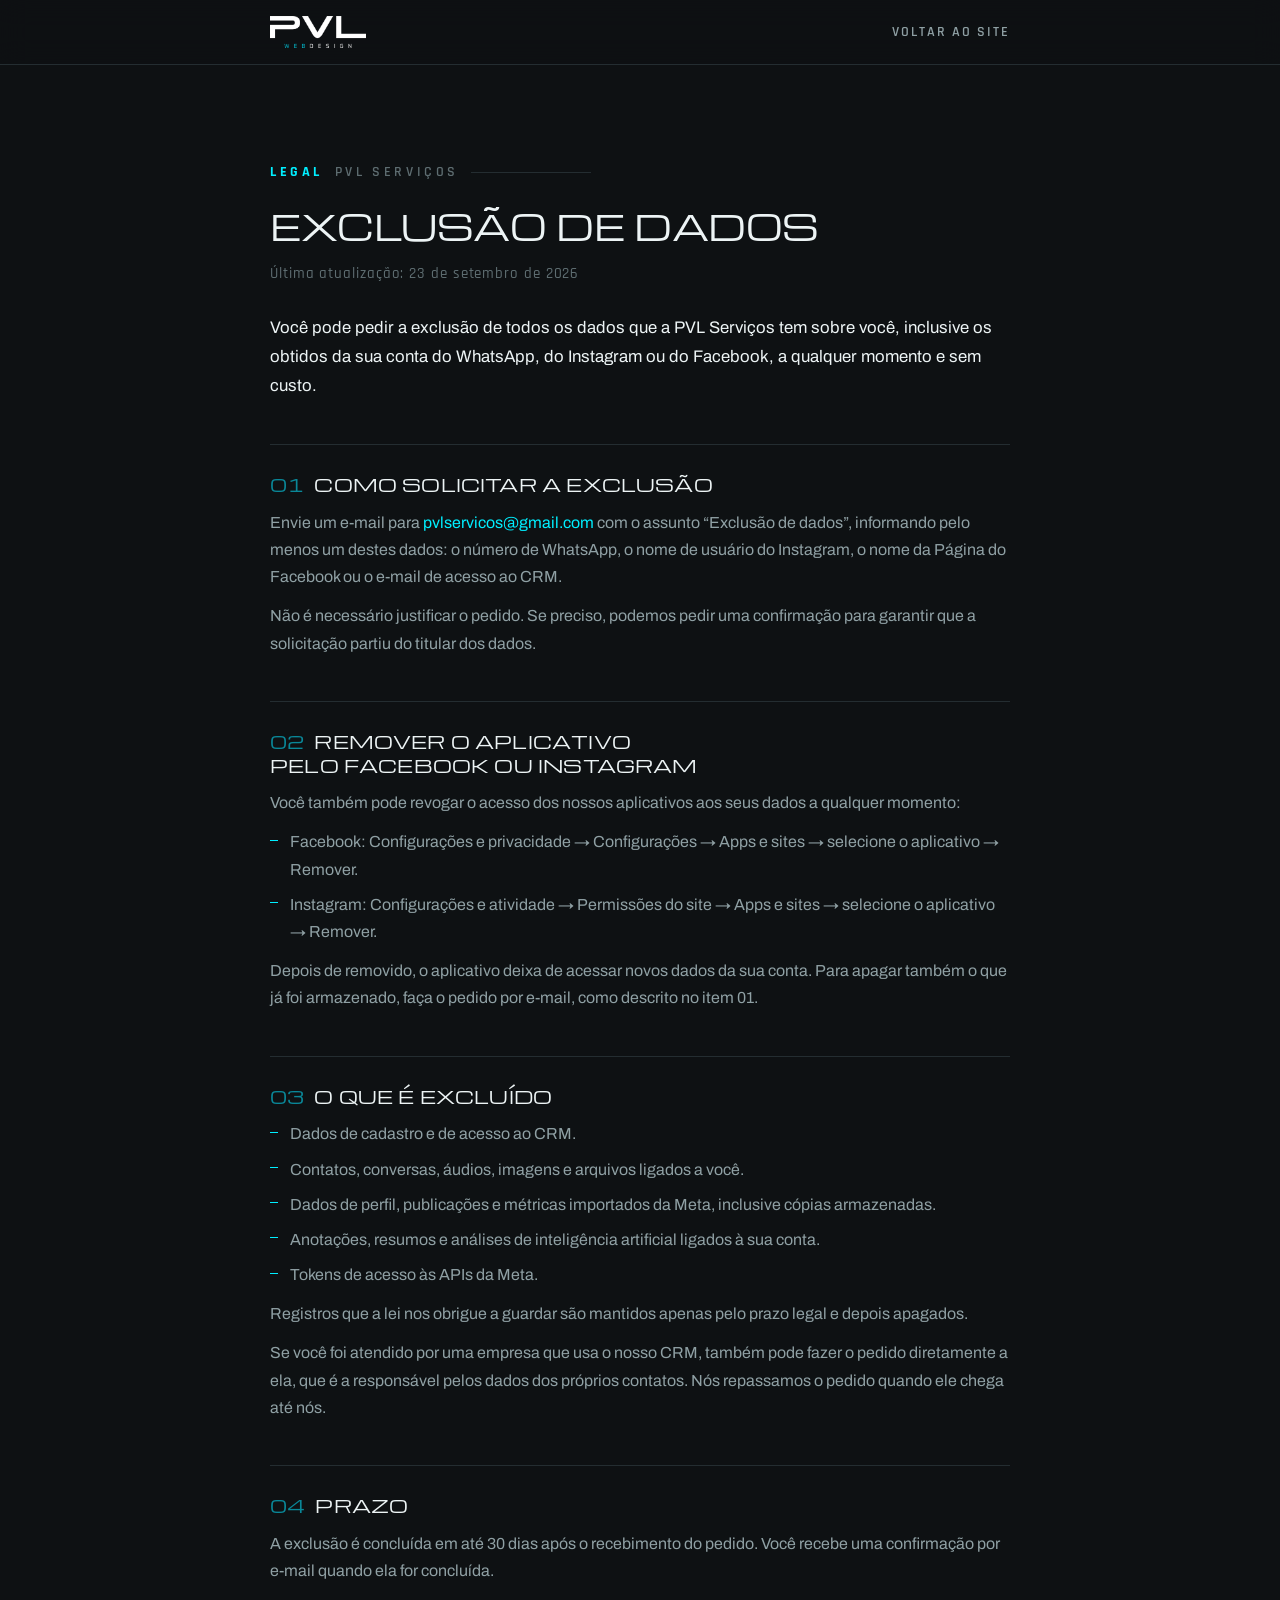
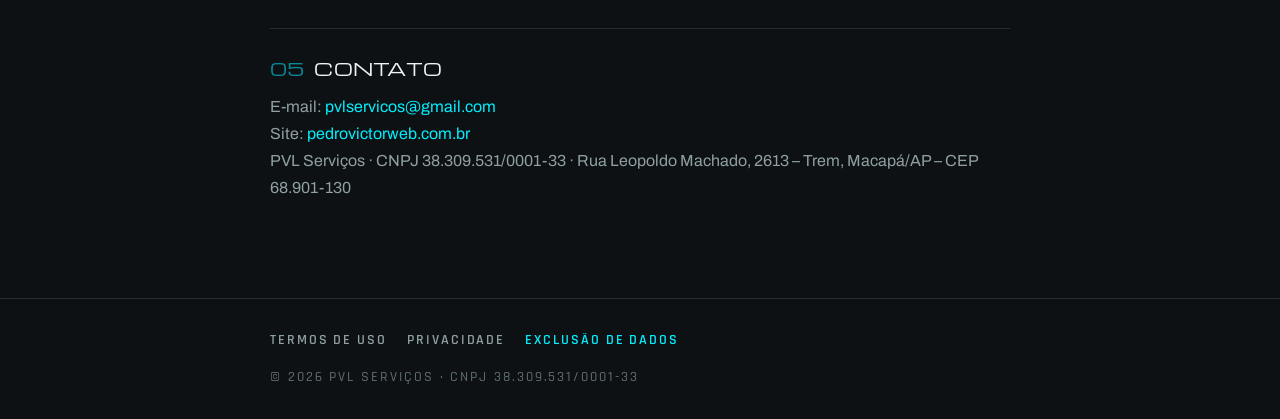
<file: paginas-legais/exclusao-de-dados.html>
<!DOCTYPE html>
<html lang="pt-BR">
<head>
<meta charset="utf-8">
<meta name="viewport" content="width=device-width, initial-scale=1, viewport-fit=cover">
<title>Exclusão de Dados — PVL Serviços</title>
<meta name="description" content="Como solicitar a exclusão dos seus dados da PVL Serviços (Pedro Victor Web), do CRM e dos aplicativos integrados à Meta.">
<meta name="theme-color" content="#0E1113">
<link rel="icon" href="../assets/logo.png" type="image/png">
<link rel="preconnect" href="https://fonts.googleapis.com">
<link rel="preconnect" href="https://fonts.gstatic.com" crossorigin>
<link rel="stylesheet" href="https://fonts.googleapis.com/css2?family=Michroma&family=Rajdhani:wght@400;500;600;700&family=Archivo:wght@400;500;600&display=swap">
<link rel="stylesheet" href="legal.css">
</head>
<body>
<header class="topbar">
  <div class="wrap topbar-in">
    <a class="brand" href="../" aria-label="PVL Webdesign — início"><img src="../assets/logo.png" alt="PVL Webdesign"></a>
    <a class="back" href="../">Voltar ao site</a>
  </div>
</header>

<main class="wrap">
  <p class="eyebrow"><b>Legal</b> PVL Serviços</p>
  <h1>Exclusão de Dados</h1>
  <p class="meta">Última atualização: 23 de setembro de 2026</p>
  <p class="intro">Você pode pedir a exclusão de todos os dados que a PVL Serviços tem sobre você, inclusive os obtidos da sua conta do WhatsApp, do Instagram ou do Facebook, a qualquer momento e sem custo.</p>

  <section>
    <h2><span>01</span>Como solicitar a exclusão</h2>
    <p>Envie um e-mail para <a href="mailto:pvlservicos@gmail.com">pvlservicos@gmail.com</a> com o assunto “Exclusão de dados”, informando pelo menos um destes dados: o número de WhatsApp, o nome de usuário do Instagram, o nome da Página do Facebook ou o e-mail de acesso ao CRM.</p>
    <p>Não é necessário justificar o pedido. Se preciso, podemos pedir uma confirmação para garantir que a solicitação partiu do titular dos dados.</p>
  </section>

  <section>
    <h2><span>02</span>Remover o aplicativo pelo Facebook ou Instagram</h2>
    <p>Você também pode revogar o acesso dos nossos aplicativos aos seus dados a qualquer momento:</p>
    <ul>
      <li>Facebook: Configurações e privacidade → Configurações → Apps e sites → selecione o aplicativo → Remover.</li>
      <li>Instagram: Configurações e atividade → Permissões do site → Apps e sites → selecione o aplicativo → Remover.</li>
    </ul>
    <p>Depois de removido, o aplicativo deixa de acessar novos dados da sua conta. Para apagar também o que já foi armazenado, faça o pedido por e-mail, como descrito no item 01.</p>
  </section>

  <section>
    <h2><span>03</span>O que é excluído</h2>
    <ul>
      <li>Dados de cadastro e de acesso ao CRM.</li>
      <li>Contatos, conversas, áudios, imagens e arquivos ligados a você.</li>
      <li>Dados de perfil, publicações e métricas importados da Meta, inclusive cópias armazenadas.</li>
      <li>Anotações, resumos e análises de inteligência artificial ligados à sua conta.</li>
      <li>Tokens de acesso às APIs da Meta.</li>
    </ul>
    <p>Registros que a lei nos obrigue a guardar são mantidos apenas pelo prazo legal e depois apagados.</p>
    <p>Se você foi atendido por uma empresa que usa o nosso CRM, também pode fazer o pedido diretamente a ela, que é a responsável pelos dados dos próprios contatos. Nós repassamos o pedido quando ele chega até nós.</p>
  </section>

  <section>
    <h2><span>04</span>Prazo</h2>
    <p>A exclusão é concluída em até 30 dias após o recebimento do pedido. Você recebe uma confirmação por e-mail quando ela for concluída.</p>
  </section>

  <section>
    <h2><span>05</span>Contato</h2>
    <p>E-mail: <a href="mailto:pvlservicos@gmail.com">pvlservicos@gmail.com</a><br>
    Site: <a href="https://pedrovictorweb.com.br">pedrovictorweb.com.br</a><br>
    PVL Serviços · CNPJ 38.309.531/0001-33 · Rua Leopoldo Machado, 2613 – Trem, Macapá/AP – CEP 68.901-130</p>
  </section>
</main>

<footer>
  <div class="wrap foot">
    <nav aria-label="Páginas legais">
      <a href="termos-de-uso.html">Termos de Uso</a>
      <a href="politica-de-privacidade.html">Privacidade</a>
      <a href="exclusao-de-dados.html" aria-current="page">Exclusão de Dados</a>
    </nav>
    <small>© 2026 PVL Serviços · CNPJ 38.309.531/0001-33</small>
  </div>
</footer>
</body>
</html>
</file>
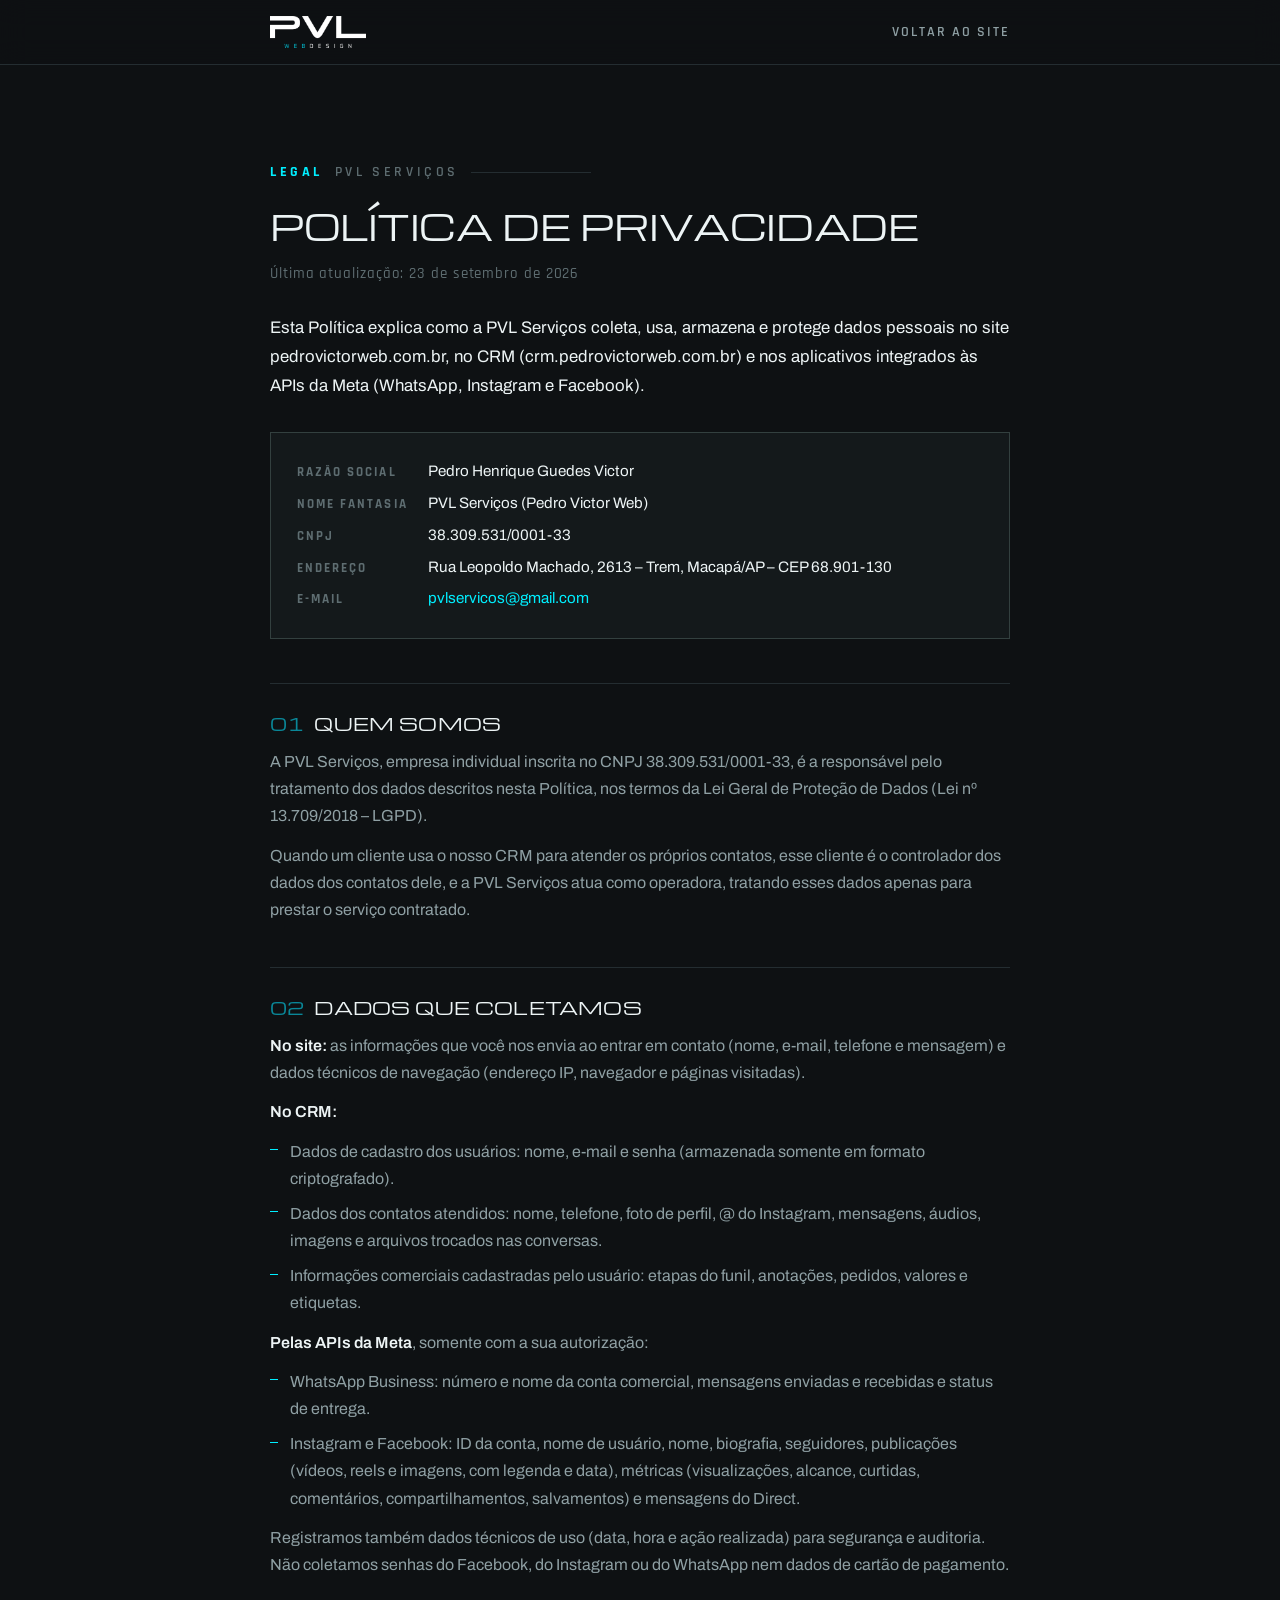
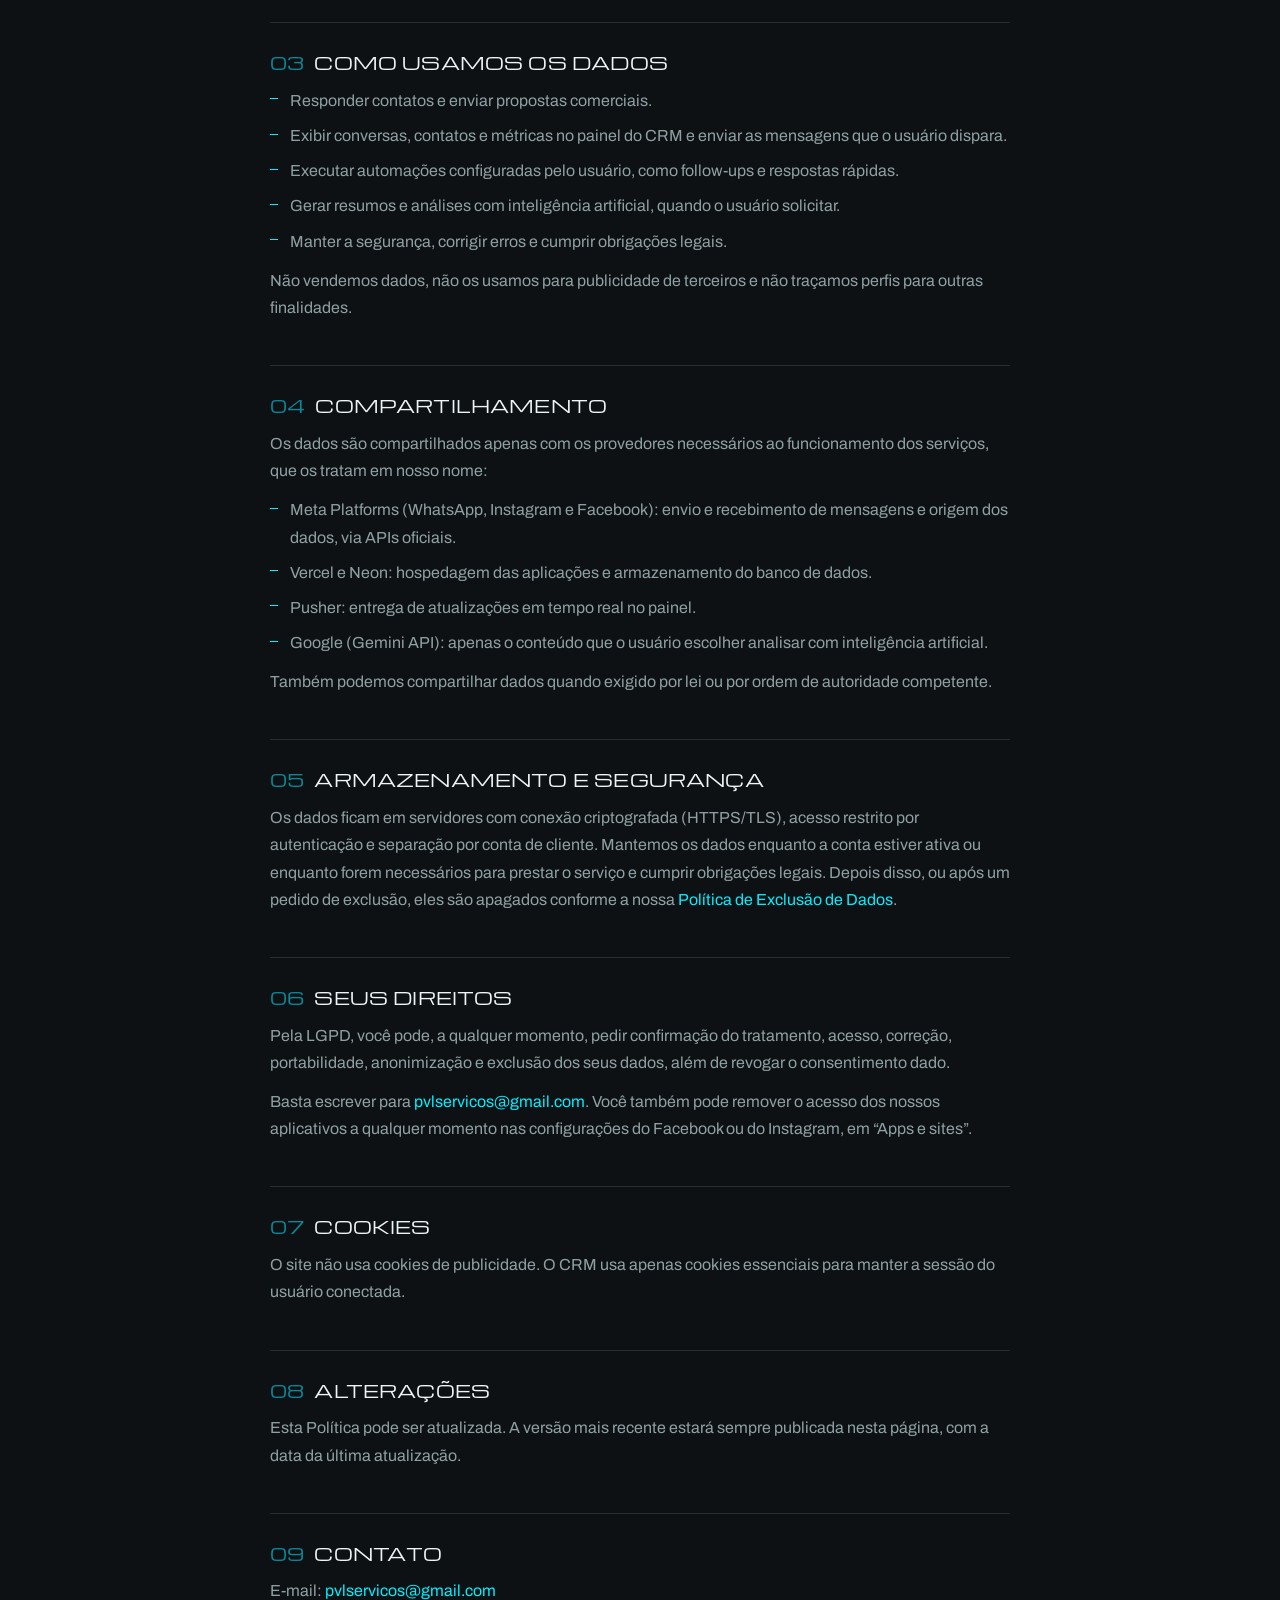
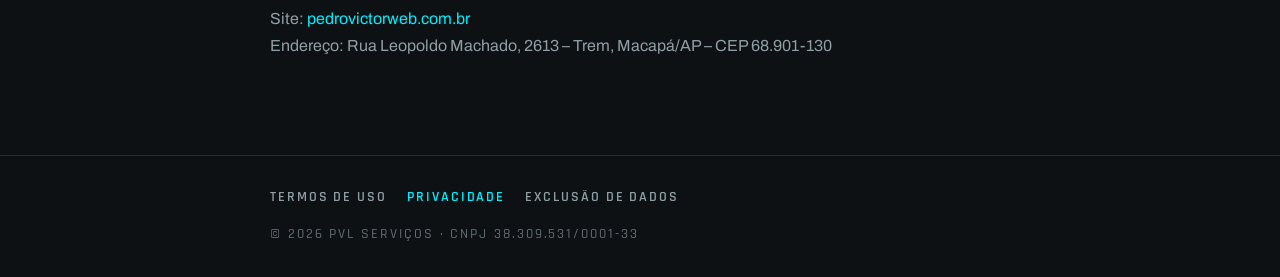
<file: paginas-legais/politica-de-privacidade.html>
<!DOCTYPE html>
<html lang="pt-BR">
<head>
<meta charset="utf-8">
<meta name="viewport" content="width=device-width, initial-scale=1, viewport-fit=cover">
<title>Política de Privacidade — PVL Serviços</title>
<meta name="description" content="Como a PVL Serviços (Pedro Victor Web) coleta, usa, armazena e protege os seus dados.">
<meta name="theme-color" content="#0E1113">
<link rel="icon" href="../assets/logo.png" type="image/png">
<link rel="preconnect" href="https://fonts.googleapis.com">
<link rel="preconnect" href="https://fonts.gstatic.com" crossorigin>
<link rel="stylesheet" href="https://fonts.googleapis.com/css2?family=Michroma&family=Rajdhani:wght@400;500;600;700&family=Archivo:wght@400;500;600&display=swap">
<link rel="stylesheet" href="legal.css">
</head>
<body>
<header class="topbar">
  <div class="wrap topbar-in">
    <a class="brand" href="../" aria-label="PVL Webdesign — início"><img src="../assets/logo.png" alt="PVL Webdesign"></a>
    <a class="back" href="../">Voltar ao site</a>
  </div>
</header>

<main class="wrap">
  <p class="eyebrow"><b>Legal</b> PVL Serviços</p>
  <h1>Política de Privacidade</h1>
  <p class="meta">Última atualização: 23 de setembro de 2026</p>
  <p class="intro">Esta Política explica como a PVL Serviços coleta, usa, armazena e protege dados pessoais no site pedrovictorweb.com.br, no CRM (crm.pedrovictorweb.com.br) e nos aplicativos integrados às APIs da Meta (WhatsApp, Instagram e Facebook).</p>

  <dl class="company">
    <dt>Razão social</dt><dd>Pedro Henrique Guedes Victor</dd>
    <dt>Nome fantasia</dt><dd>PVL Serviços (Pedro Victor Web)</dd>
    <dt>CNPJ</dt><dd>38.309.531/0001-33</dd>
    <dt>Endereço</dt><dd>Rua Leopoldo Machado, 2613 – Trem, Macapá/AP – CEP 68.901-130</dd>
    <dt>E-mail</dt><dd><a href="mailto:pvlservicos@gmail.com">pvlservicos@gmail.com</a></dd>
  </dl>

  <section>
    <h2><span>01</span>Quem somos</h2>
    <p>A PVL Serviços, empresa individual inscrita no CNPJ 38.309.531/0001-33, é a responsável pelo tratamento dos dados descritos nesta Política, nos termos da Lei Geral de Proteção de Dados (Lei nº 13.709/2018 – LGPD).</p>
    <p>Quando um cliente usa o nosso CRM para atender os próprios contatos, esse cliente é o controlador dos dados dos contatos dele, e a PVL Serviços atua como operadora, tratando esses dados apenas para prestar o serviço contratado.</p>
  </section>

  <section>
    <h2><span>02</span>Dados que coletamos</h2>
    <p><strong>No site:</strong> as informações que você nos envia ao entrar em contato (nome, e-mail, telefone e mensagem) e dados técnicos de navegação (endereço IP, navegador e páginas visitadas).</p>
    <p><strong>No CRM:</strong></p>
    <ul>
      <li>Dados de cadastro dos usuários: nome, e-mail e senha (armazenada somente em formato criptografado).</li>
      <li>Dados dos contatos atendidos: nome, telefone, foto de perfil, @ do Instagram, mensagens, áudios, imagens e arquivos trocados nas conversas.</li>
      <li>Informações comerciais cadastradas pelo usuário: etapas do funil, anotações, pedidos, valores e etiquetas.</li>
    </ul>
    <p><strong>Pelas APIs da Meta</strong>, somente com a sua autorização:</p>
    <ul>
      <li>WhatsApp Business: número e nome da conta comercial, mensagens enviadas e recebidas e status de entrega.</li>
      <li>Instagram e Facebook: ID da conta, nome de usuário, nome, biografia, seguidores, publicações (vídeos, reels e imagens, com legenda e data), métricas (visualizações, alcance, curtidas, comentários, compartilhamentos, salvamentos) e mensagens do Direct.</li>
    </ul>
    <p>Registramos também dados técnicos de uso (data, hora e ação realizada) para segurança e auditoria. Não coletamos senhas do Facebook, do Instagram ou do WhatsApp nem dados de cartão de pagamento.</p>
  </section>

  <section>
    <h2><span>03</span>Como usamos os dados</h2>
    <ul>
      <li>Responder contatos e enviar propostas comerciais.</li>
      <li>Exibir conversas, contatos e métricas no painel do CRM e enviar as mensagens que o usuário dispara.</li>
      <li>Executar automações configuradas pelo usuário, como follow-ups e respostas rápidas.</li>
      <li>Gerar resumos e análises com inteligência artificial, quando o usuário solicitar.</li>
      <li>Manter a segurança, corrigir erros e cumprir obrigações legais.</li>
    </ul>
    <p>Não vendemos dados, não os usamos para publicidade de terceiros e não traçamos perfis para outras finalidades.</p>
  </section>

  <section>
    <h2><span>04</span>Compartilhamento</h2>
    <p>Os dados são compartilhados apenas com os provedores necessários ao funcionamento dos serviços, que os tratam em nosso nome:</p>
    <ul>
      <li>Meta Platforms (WhatsApp, Instagram e Facebook): envio e recebimento de mensagens e origem dos dados, via APIs oficiais.</li>
      <li>Vercel e Neon: hospedagem das aplicações e armazenamento do banco de dados.</li>
      <li>Pusher: entrega de atualizações em tempo real no painel.</li>
      <li>Google (Gemini API): apenas o conteúdo que o usuário escolher analisar com inteligência artificial.</li>
    </ul>
    <p>Também podemos compartilhar dados quando exigido por lei ou por ordem de autoridade competente.</p>
  </section>

  <section>
    <h2><span>05</span>Armazenamento e segurança</h2>
    <p>Os dados ficam em servidores com conexão criptografada (HTTPS/TLS), acesso restrito por autenticação e separação por conta de cliente. Mantemos os dados enquanto a conta estiver ativa ou enquanto forem necessários para prestar o serviço e cumprir obrigações legais. Depois disso, ou após um pedido de exclusão, eles são apagados conforme a nossa <a href="exclusao-de-dados.html">Política de Exclusão de Dados</a>.</p>
  </section>

  <section>
    <h2><span>06</span>Seus direitos</h2>
    <p>Pela LGPD, você pode, a qualquer momento, pedir confirmação do tratamento, acesso, correção, portabilidade, anonimização e exclusão dos seus dados, além de revogar o consentimento dado.</p>
    <p>Basta escrever para <a href="mailto:pvlservicos@gmail.com">pvlservicos@gmail.com</a>. Você também pode remover o acesso dos nossos aplicativos a qualquer momento nas configurações do Facebook ou do Instagram, em “Apps e sites”.</p>
  </section>

  <section>
    <h2><span>07</span>Cookies</h2>
    <p>O site não usa cookies de publicidade. O CRM usa apenas cookies essenciais para manter a sessão do usuário conectada.</p>
  </section>

  <section>
    <h2><span>08</span>Alterações</h2>
    <p>Esta Política pode ser atualizada. A versão mais recente estará sempre publicada nesta página, com a data da última atualização.</p>
  </section>

  <section>
    <h2><span>09</span>Contato</h2>
    <p>E-mail: <a href="mailto:pvlservicos@gmail.com">pvlservicos@gmail.com</a><br>
    Site: <a href="https://pedrovictorweb.com.br">pedrovictorweb.com.br</a><br>
    Endereço: Rua Leopoldo Machado, 2613 – Trem, Macapá/AP – CEP 68.901-130</p>
  </section>
</main>

<footer>
  <div class="wrap foot">
    <nav aria-label="Páginas legais">
      <a href="termos-de-uso.html">Termos de Uso</a>
      <a href="politica-de-privacidade.html" aria-current="page">Privacidade</a>
      <a href="exclusao-de-dados.html">Exclusão de Dados</a>
    </nav>
    <small>© 2026 PVL Serviços · CNPJ 38.309.531/0001-33</small>
  </div>
</footer>
</body>
</html>
</file>
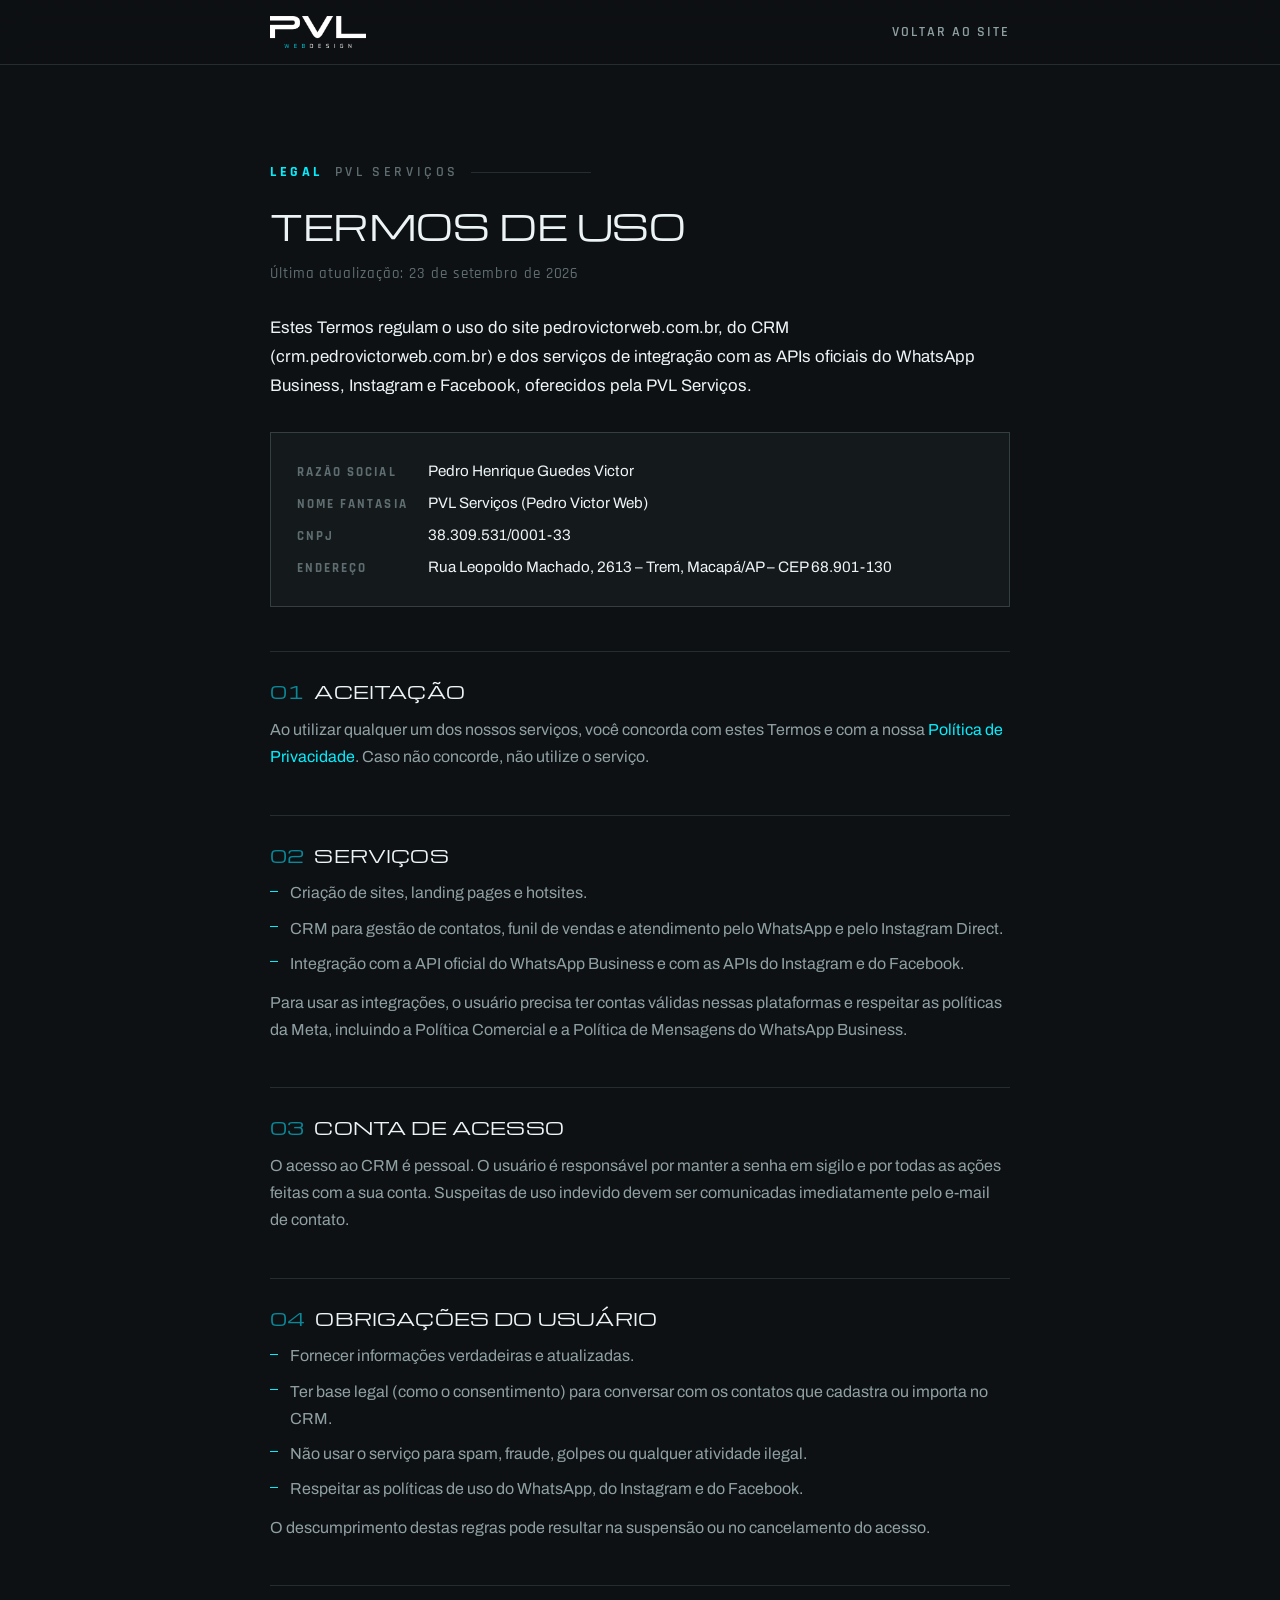
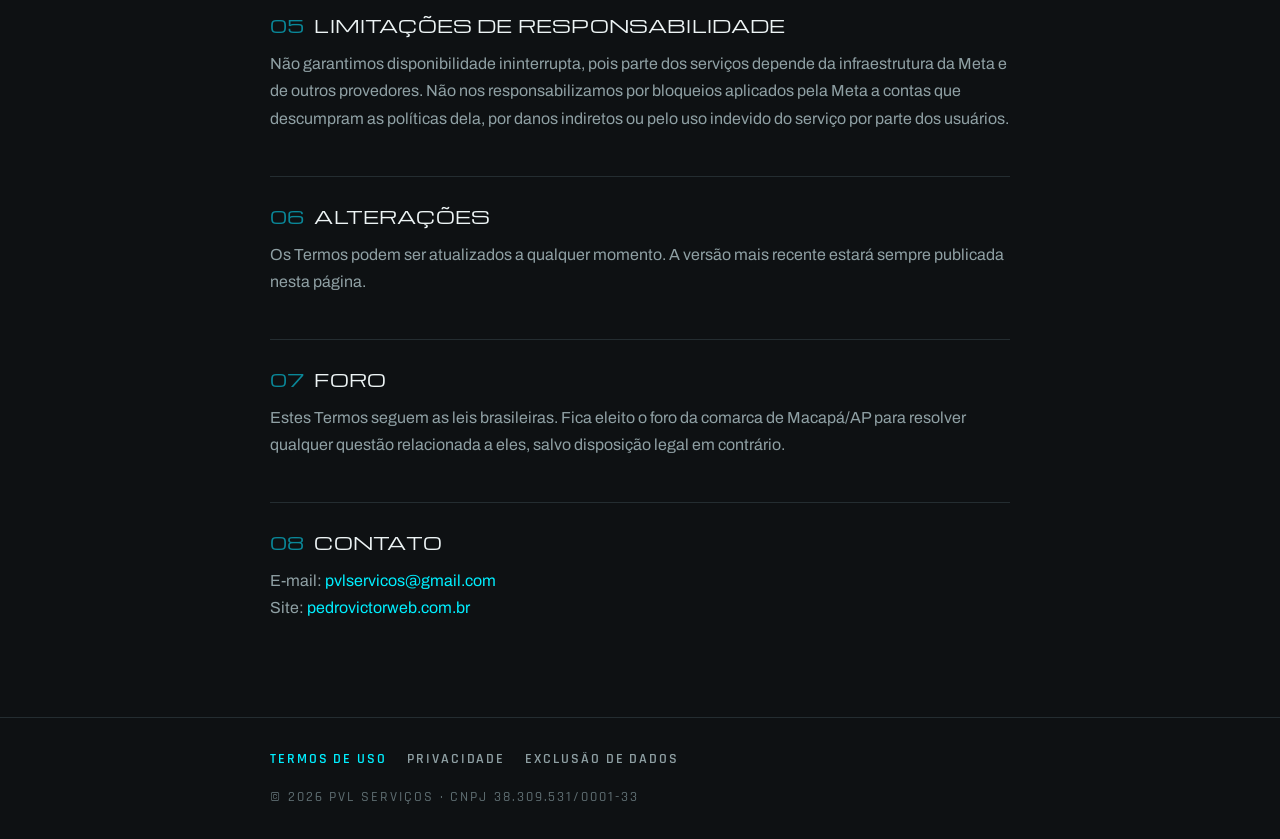
<file: paginas-legais/termos-de-uso.html>
<!DOCTYPE html>
<html lang="pt-BR">
<head>
<meta charset="utf-8">
<meta name="viewport" content="width=device-width, initial-scale=1, viewport-fit=cover">
<title>Termos de Uso — PVL Serviços</title>
<meta name="description" content="Termos de uso do site, do CRM e das integrações com as APIs da Meta oferecidos pela PVL Serviços (Pedro Victor Web).">
<meta name="theme-color" content="#0E1113">
<link rel="icon" href="../assets/logo.png" type="image/png">
<link rel="preconnect" href="https://fonts.googleapis.com">
<link rel="preconnect" href="https://fonts.gstatic.com" crossorigin>
<link rel="stylesheet" href="https://fonts.googleapis.com/css2?family=Michroma&family=Rajdhani:wght@400;500;600;700&family=Archivo:wght@400;500;600&display=swap">
<link rel="stylesheet" href="legal.css">
</head>
<body>
<header class="topbar">
  <div class="wrap topbar-in">
    <a class="brand" href="../" aria-label="PVL Webdesign — início"><img src="../assets/logo.png" alt="PVL Webdesign"></a>
    <a class="back" href="../">Voltar ao site</a>
  </div>
</header>

<main class="wrap">
  <p class="eyebrow"><b>Legal</b> PVL Serviços</p>
  <h1>Termos de Uso</h1>
  <p class="meta">Última atualização: 23 de setembro de 2026</p>
  <p class="intro">Estes Termos regulam o uso do site pedrovictorweb.com.br, do CRM (crm.pedrovictorweb.com.br) e dos serviços de integração com as APIs oficiais do WhatsApp Business, Instagram e Facebook, oferecidos pela PVL Serviços.</p>

  <dl class="company">
    <dt>Razão social</dt><dd>Pedro Henrique Guedes Victor</dd>
    <dt>Nome fantasia</dt><dd>PVL Serviços (Pedro Victor Web)</dd>
    <dt>CNPJ</dt><dd>38.309.531/0001-33</dd>
    <dt>Endereço</dt><dd>Rua Leopoldo Machado, 2613 – Trem, Macapá/AP – CEP 68.901-130</dd>
  </dl>

  <section>
    <h2><span>01</span>Aceitação</h2>
    <p>Ao utilizar qualquer um dos nossos serviços, você concorda com estes Termos e com a nossa <a href="politica-de-privacidade.html">Política de Privacidade</a>. Caso não concorde, não utilize o serviço.</p>
  </section>

  <section>
    <h2><span>02</span>Serviços</h2>
    <ul>
      <li>Criação de sites, landing pages e hotsites.</li>
      <li>CRM para gestão de contatos, funil de vendas e atendimento pelo WhatsApp e pelo Instagram Direct.</li>
      <li>Integração com a API oficial do WhatsApp Business e com as APIs do Instagram e do Facebook.</li>
    </ul>
    <p>Para usar as integrações, o usuário precisa ter contas válidas nessas plataformas e respeitar as políticas da Meta, incluindo a Política Comercial e a Política de Mensagens do WhatsApp Business.</p>
  </section>

  <section>
    <h2><span>03</span>Conta de acesso</h2>
    <p>O acesso ao CRM é pessoal. O usuário é responsável por manter a senha em sigilo e por todas as ações feitas com a sua conta. Suspeitas de uso indevido devem ser comunicadas imediatamente pelo e-mail de contato.</p>
  </section>

  <section>
    <h2><span>04</span>Obrigações do usuário</h2>
    <ul>
      <li>Fornecer informações verdadeiras e atualizadas.</li>
      <li>Ter base legal (como o consentimento) para conversar com os contatos que cadastra ou importa no CRM.</li>
      <li>Não usar o serviço para spam, fraude, golpes ou qualquer atividade ilegal.</li>
      <li>Respeitar as políticas de uso do WhatsApp, do Instagram e do Facebook.</li>
    </ul>
    <p>O descumprimento destas regras pode resultar na suspensão ou no cancelamento do acesso.</p>
  </section>

  <section>
    <h2><span>05</span>Limitações de responsabilidade</h2>
    <p>Não garantimos disponibilidade ininterrupta, pois parte dos serviços depende da infraestrutura da Meta e de outros provedores. Não nos responsabilizamos por bloqueios aplicados pela Meta a contas que descumpram as políticas dela, por danos indiretos ou pelo uso indevido do serviço por parte dos usuários.</p>
  </section>

  <section>
    <h2><span>06</span>Alterações</h2>
    <p>Os Termos podem ser atualizados a qualquer momento. A versão mais recente estará sempre publicada nesta página.</p>
  </section>

  <section>
    <h2><span>07</span>Foro</h2>
    <p>Estes Termos seguem as leis brasileiras. Fica eleito o foro da comarca de Macapá/AP para resolver qualquer questão relacionada a eles, salvo disposição legal em contrário.</p>
  </section>

  <section>
    <h2><span>08</span>Contato</h2>
    <p>E-mail: <a href="mailto:pvlservicos@gmail.com">pvlservicos@gmail.com</a><br>
    Site: <a href="https://pedrovictorweb.com.br">pedrovictorweb.com.br</a></p>
  </section>
</main>

<footer>
  <div class="wrap foot">
    <nav aria-label="Páginas legais">
      <a href="termos-de-uso.html" aria-current="page">Termos de Uso</a>
      <a href="politica-de-privacidade.html">Privacidade</a>
      <a href="exclusao-de-dados.html">Exclusão de Dados</a>
    </nav>
    <small>© 2026 PVL Serviços · CNPJ 38.309.531/0001-33</small>
  </div>
</footer>
</body>
</html>
</file>
<file: paginas-legais/legal.css>
/* Paginas legais — mesma identidade do index.html (tokens copiados do :root de la) */
:root{
  color-scheme: dark;
  --ground:#0E1113;
  --ground-2:#14191B;
  --surface:#181E21;
  --line:#242D31;
  --line-2:#33403F;
  --ink:#EDF4F5;
  --ink-2:#8FA0A4;
  --ink-3:#5E6D71;
  --cyan:#00EFFF;
  --cyan-deep:#0A8798;
  --display:'Michroma', 'Eurostile', 'Trebuchet MS', sans-serif;
  --ui:'Rajdhani', 'Trebuchet MS', 'Segoe UI', sans-serif;
  --body:'Archivo', 'Helvetica Neue', Arial, sans-serif;
  --maxw:820px;
}

*,*::before,*::after{box-sizing:border-box}
html{-webkit-text-size-adjust:100%}
body{
  margin:0;
  background:var(--ground);
  color:var(--ink-2);
  font-family:var(--body);
  font-size:16px;
  line-height:1.7;
  -webkit-font-smoothing:antialiased;
  overflow-x:hidden;
}
img{display:block;max-width:100%;height:auto}
a{color:var(--cyan);text-decoration:none;text-underline-offset:3px}
a:hover{text-decoration:underline}
:focus-visible{outline:2px solid var(--cyan);outline-offset:3px;border-radius:2px}

.wrap{width:100%;max-width:var(--maxw);margin-inline:auto;padding-inline:clamp(16px,5vw,40px)}

/* ---------- header ---------- */
.topbar{
  position:sticky;top:0;z-index:10;
  background:rgba(14,17,19,.82);
  backdrop-filter:blur(14px);-webkit-backdrop-filter:blur(14px);
  border-bottom:1px solid var(--line);
}
.topbar-in{display:flex;align-items:center;justify-content:space-between;gap:16px;min-height:64px}
.brand img{width:96px}
.back{
  font-family:var(--ui);font-size:.9rem;font-weight:600;letter-spacing:.14em;text-transform:uppercase;
  color:var(--ink-2);
}
.back:hover{color:var(--ink);text-decoration:none}

/* ---------- documento ---------- */
main{padding-block:clamp(48px,8vw,96px)}
.eyebrow{
  font-family:var(--ui);font-size:.86rem;font-weight:600;letter-spacing:.26em;text-transform:uppercase;
  color:var(--ink-3);display:flex;align-items:center;gap:12px;margin:0 0 20px;
}
.eyebrow b{color:var(--cyan);font-weight:700}
.eyebrow::after{content:"";flex:1;height:1px;background:var(--line);max-width:120px}
h1,h2{font-family:var(--display);font-weight:400;text-transform:uppercase;color:var(--ink);margin:0;text-wrap:balance}
h1{font-size:clamp(1.4rem,4vw,2.2rem);line-height:1.2;letter-spacing:-.012em}
.meta{margin:14px 0 0;font-family:var(--ui);font-size:.95rem;font-weight:500;letter-spacing:.06em;color:var(--ink-3)}
.intro{margin:28px 0 0;font-size:1.05rem;color:var(--ink)}

.company{
  margin:32px 0 0;padding:clamp(18px,3vw,26px);
  border:1px solid var(--line-2);background:var(--ground-2);
  display:grid;grid-template-columns:auto minmax(0,1fr);gap:6px 20px;
  font-size:.95rem;
}
.company dt{font-family:var(--ui);font-weight:700;letter-spacing:.16em;text-transform:uppercase;font-size:.8rem;color:var(--ink-3);padding-top:3px}
.company dd{margin:0;color:var(--ink)}

section{margin-top:44px;padding-top:28px;border-top:1px solid var(--line)}
h2{font-size:clamp(.92rem,2vw,1.1rem);line-height:1.35;letter-spacing:.01em}
h2 span{color:var(--cyan-deep);margin-right:10px}
p{margin:12px 0 0}
ul{margin:12px 0 0;padding-left:0;list-style:none}
li{position:relative;padding-left:20px;margin-top:8px}
li::before{content:"";position:absolute;left:0;top:.72em;width:8px;height:1px;background:var(--cyan)}
strong{color:var(--ink);font-weight:600}

/* ---------- footer ---------- */
footer{border-top:1px solid var(--line);padding-block:30px}
.foot{display:flex;flex-wrap:wrap;gap:14px 24px;align-items:center;justify-content:space-between}
.foot nav{display:flex;flex-wrap:wrap;gap:8px 20px}
.foot nav a,.foot small{font-family:var(--ui);font-size:.86rem;font-weight:600;letter-spacing:.14em;text-transform:uppercase}
.foot nav a{color:var(--ink-2)}
.foot nav a:hover,.foot nav a[aria-current]{color:var(--cyan);text-decoration:none}
.foot small{color:var(--ink-3);font-weight:500}

@media (max-width:560px){
  .company{grid-template-columns:1fr;gap:2px}
  .company dd{margin-bottom:10px}
}
</file>
